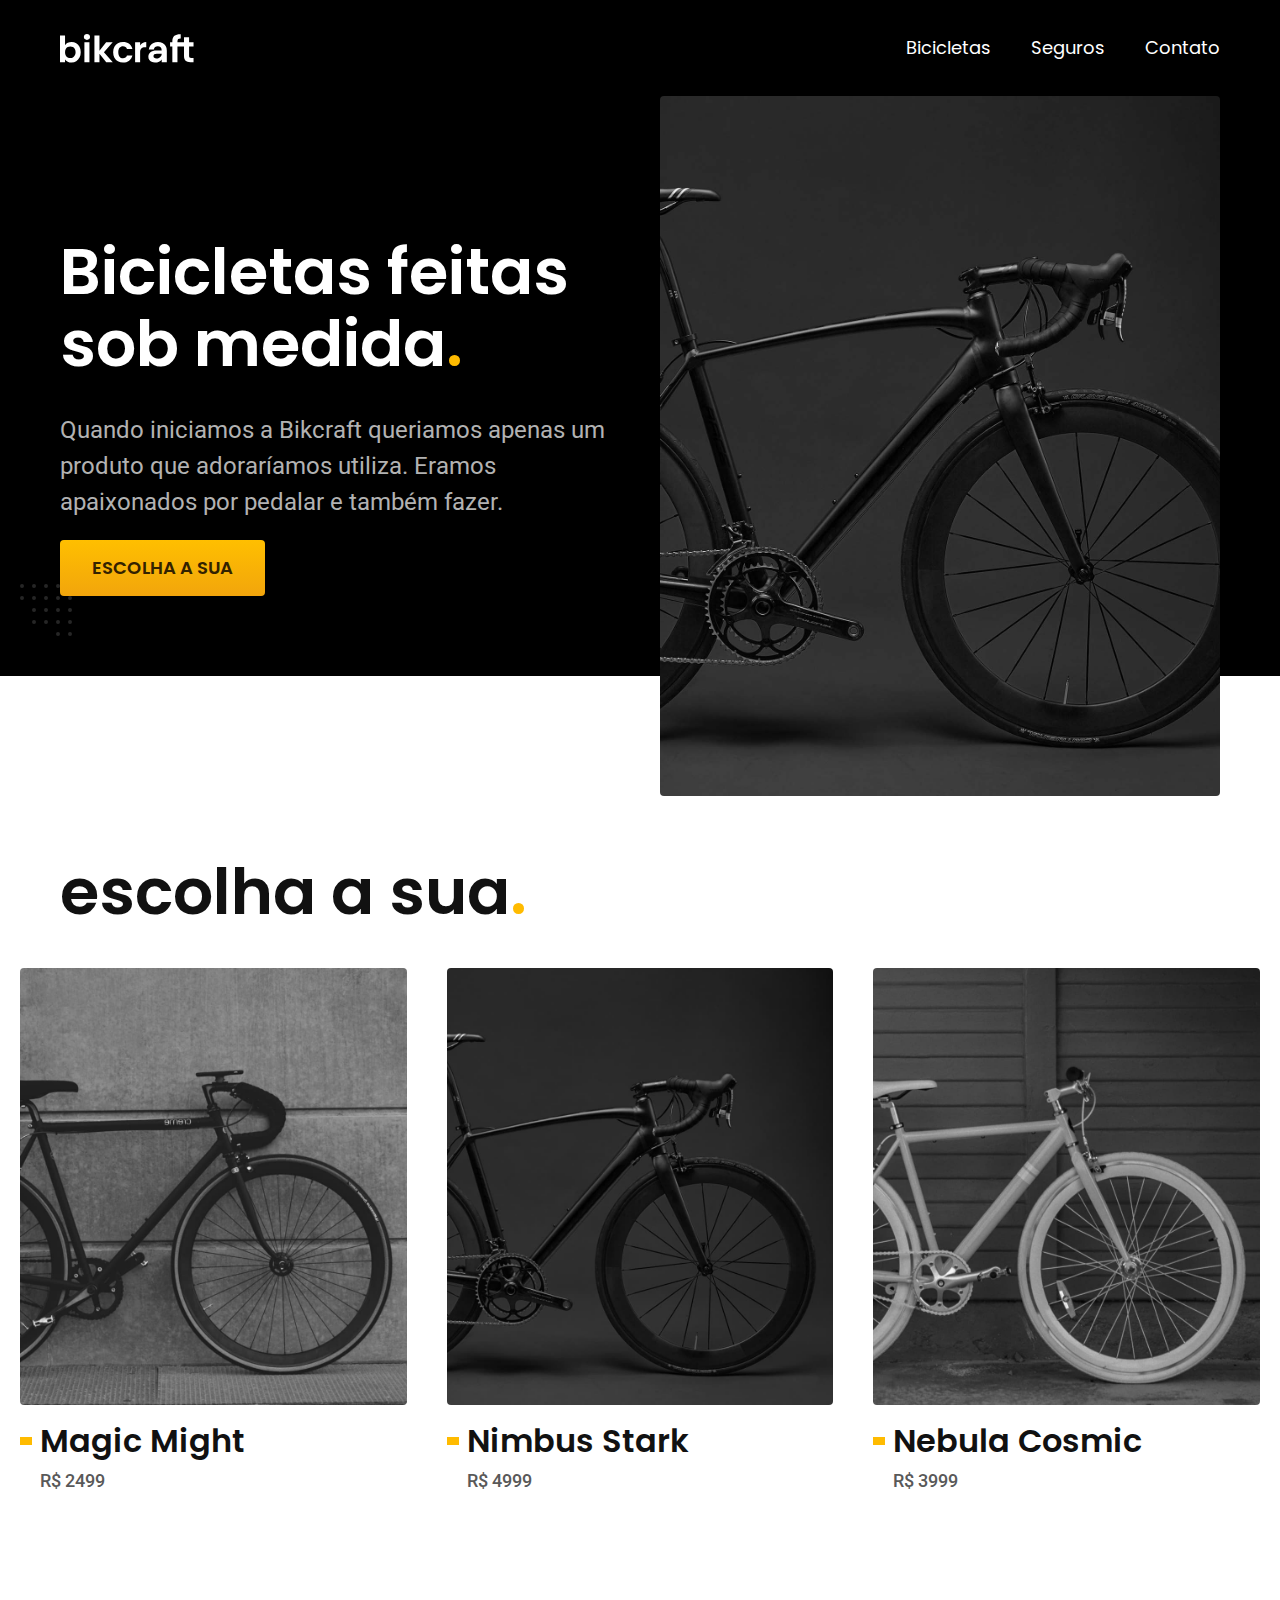
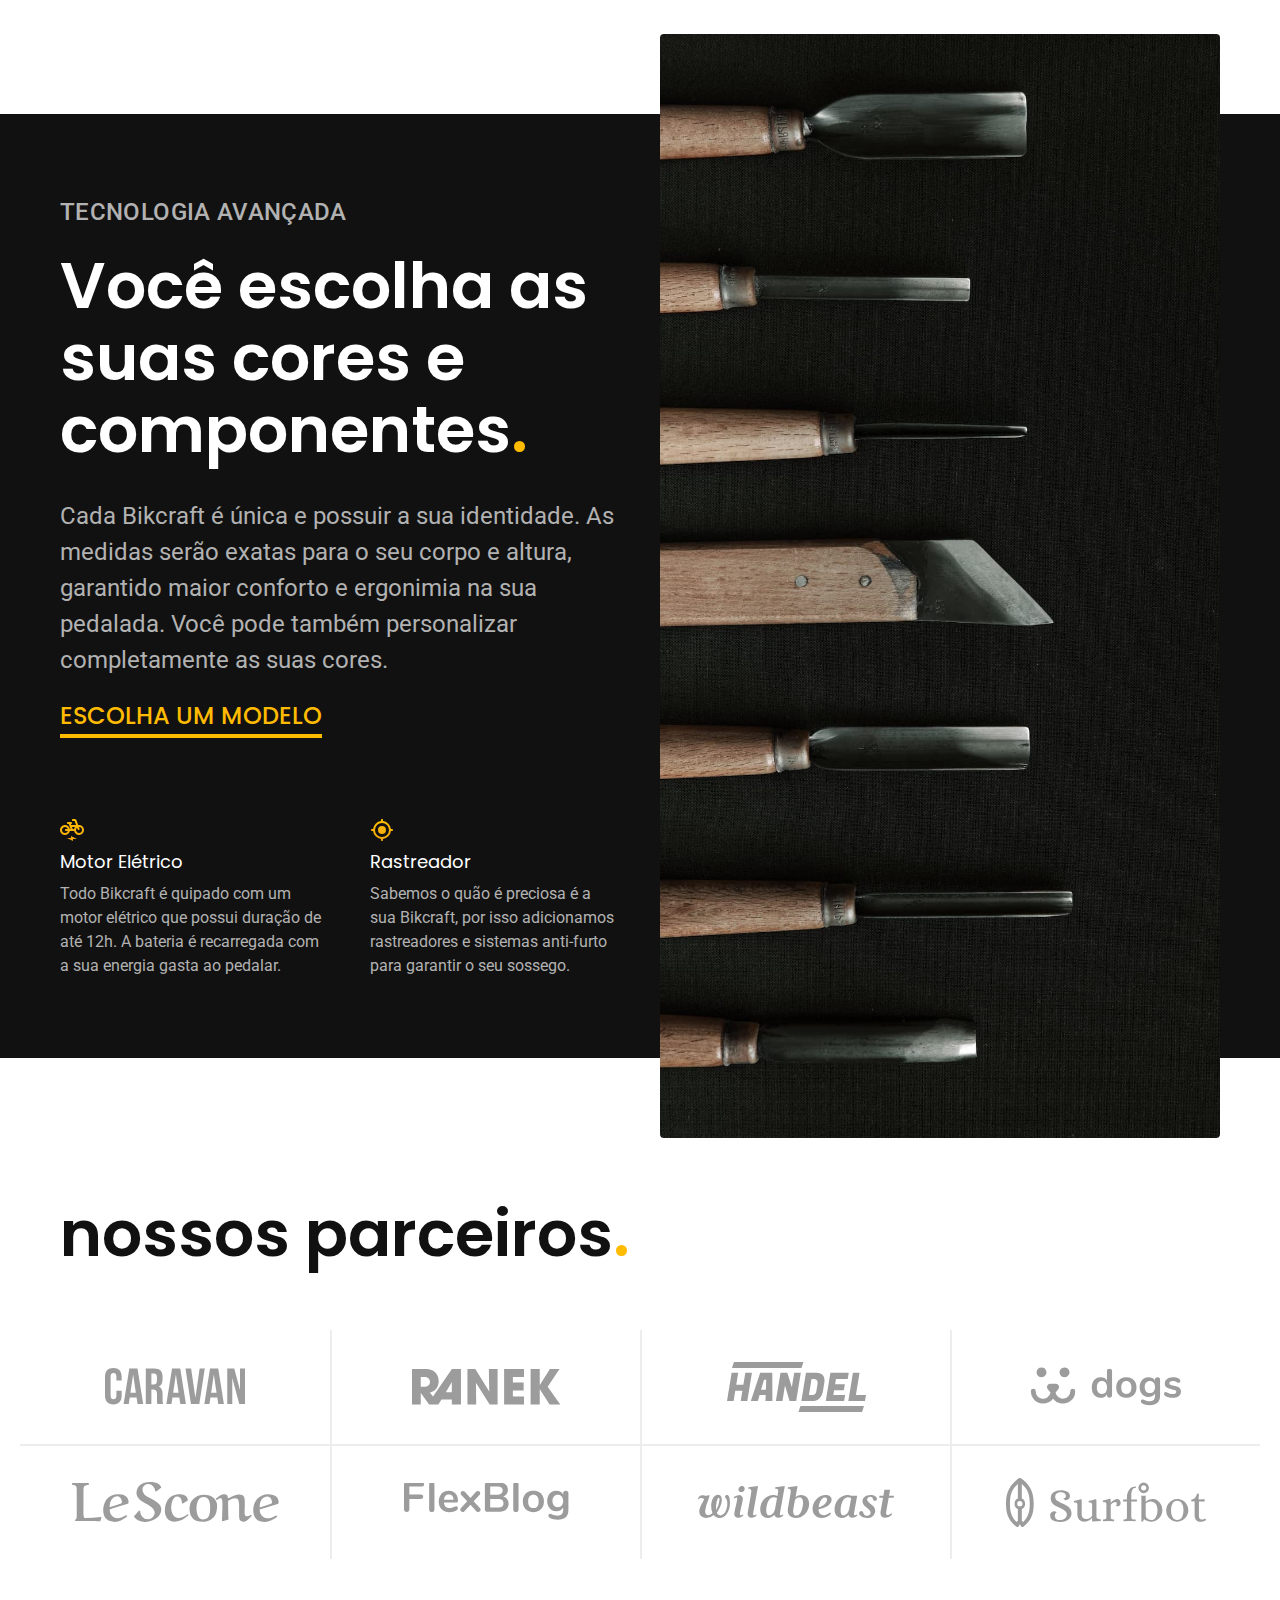
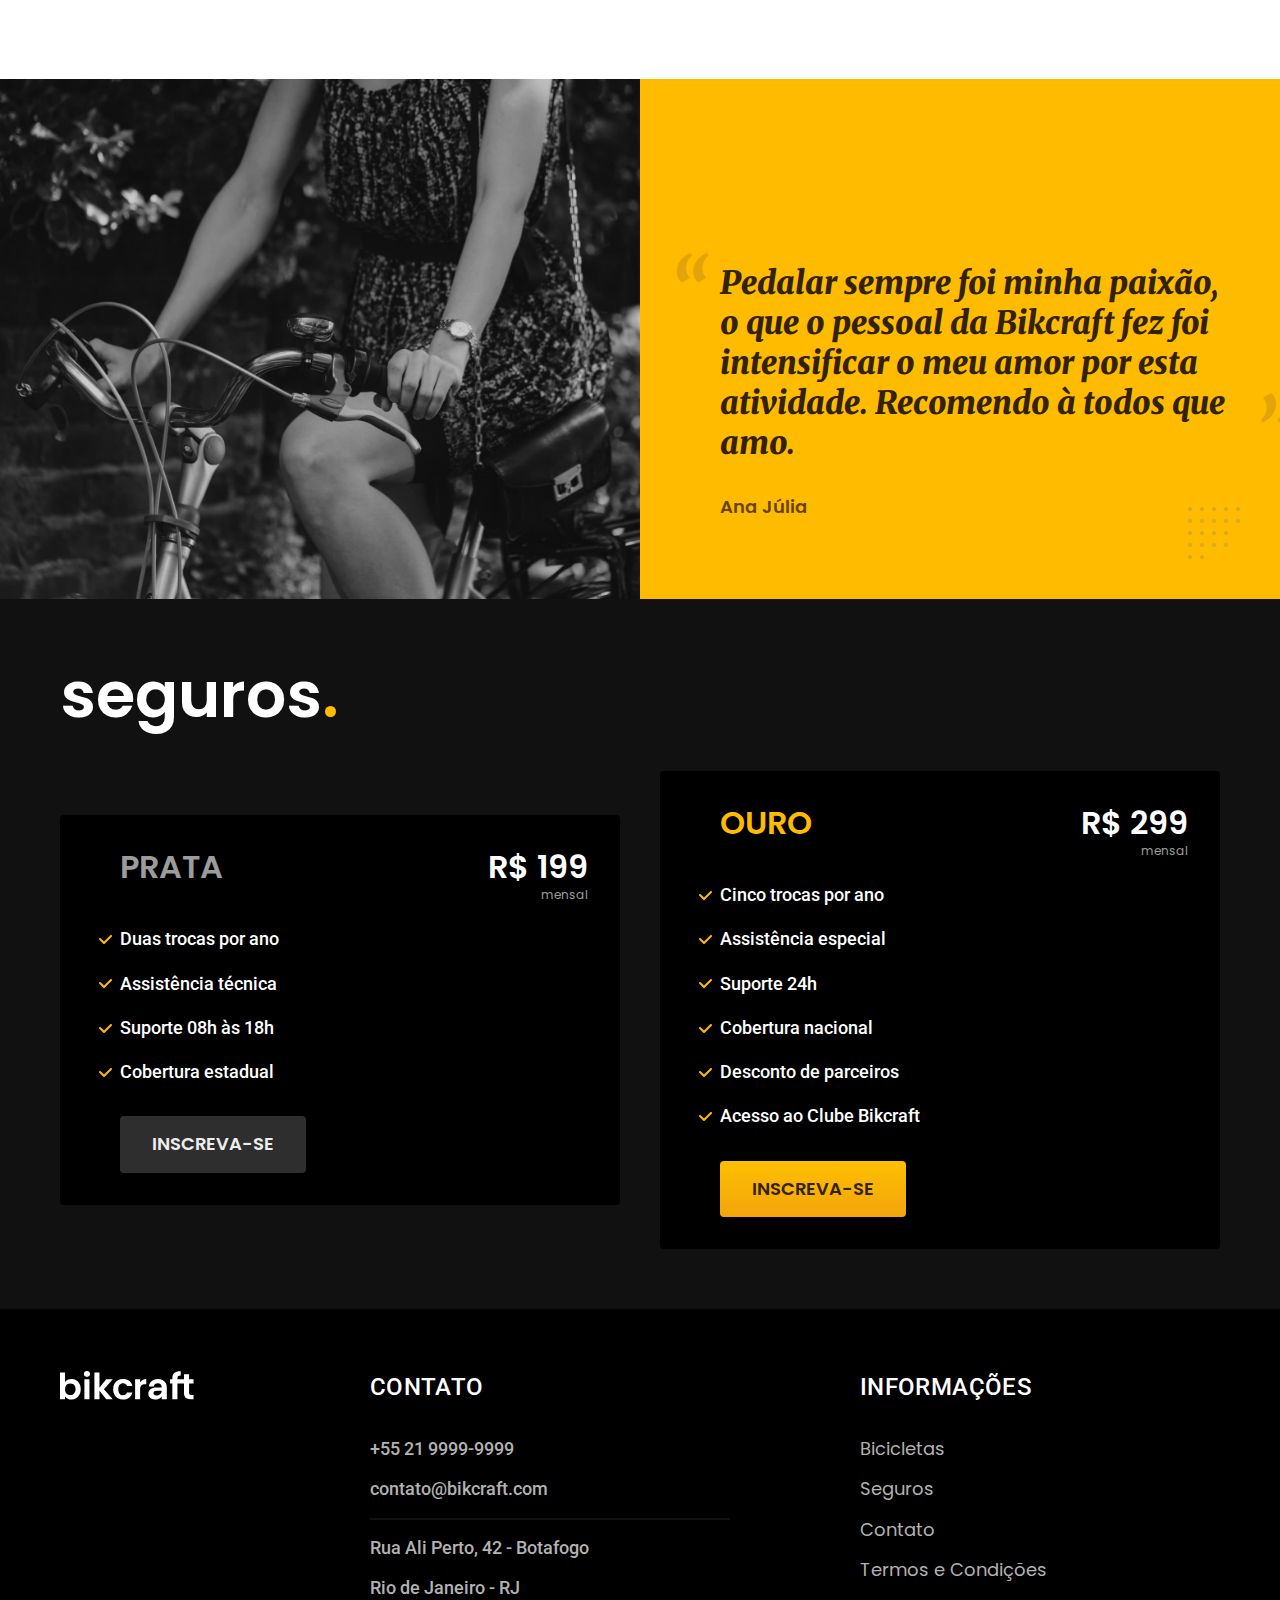
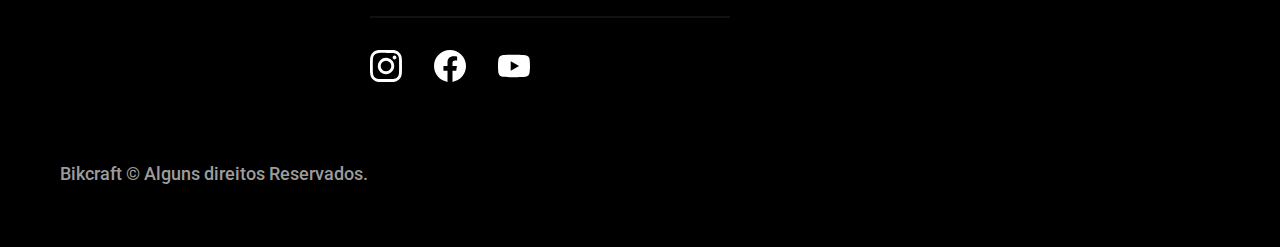
<file: index.html>
<!DOCTYPE html>
<html lang="pt-br">
  <head>
    <meta charset="UTF-8" />
    <meta name="viewport" content="width=device-width, initial-scale=1.0" />

    <title>Bikcraft - Bicicletas Elétricas</title>
    <meta
      name="description"
      content="Bicicletas elétricas de alta precisão e qualidade, feitas sob medida para o cliente. Explore o mundo na sua velocidade com a Bikcraft"
    />
    <link rel="icon" href="./favicon.svg" type="image/svg+xml" />
    <link rel="preload" href="./css/style.min.css" as="style" />
    <link rel="stylesheet" href="./css/style.min.css" />
    <script>
      document.documentElement.classList.add('js')
    </script>

    <link rel="preconnect" href="https://fonts.googleapis.com" />
    <link rel="preconnect" href="https://fonts.gstatic.com" crossorigin />
    <link
      href="https://fonts.googleapis.com/css2?family=Merriweather:ital,wght@1,900&family=Poppins:wght@400;600&family=Roboto:wght@400;500&display=swap"
      rel="stylesheet"
    />
  </head>

  <body>
    <header class="header-bg">
      <div class="header container">
        <a href="./"
          ><img src="./img/bikcraft.svg" width="136" height="32" alt="Bikcraft"
        /></a>
        <nav aria-label="primaria">
          <ul class="header-menu font-1-m cor-0">
            <li><a href="./bicicletas.html">Bicicletas</a></li>
            <li><a href="./seguros.html">Seguros</a></li>
            <li><a href="./contato.html">Contato</a></li>
          </ul>
        </nav>
      </div>
    </header>

    <main class="introducao-bg">
      <div class="introducao container">
        <div class="introducao-conteudo">
          <h1 class="font-1-xxl cor-0 fadeInDown" data-anime="200">
            Bicicletas feitas sob medida<span class="cor-p1">.</span>
          </h1>
          <p class="font-2-l cor-5 fadeInDown" data-anime="400">
            Quando iniciamos a Bikcraft queriamos apenas um produto que
            adoraríamos utiliza. Eramos apaixonados por pedalar e também fazer.
          </p>
          <a class="botao fadeInDown" data-anime="600" href="./bicicletas.html"
            >Escolha a sua</a
          >
        </div>
        <picture data-anime="800" class="fadeInDown">
          <source
            media="(max-width: 800px)"
            srcset="./img/bicicletas/nimbus.jpg"
          />
          <img
            src="./img/fotos/introducao.jpg"
            width="1280"
            height="1600"
            alt="Bicicleta elétrica preta."
          />
        </picture>
      </div>
    </main>

    <article class="bicicletas-lista">
      <h2 class="container font-1-xxl">
        escolha a sua<span class="cor-p1">.</span>
      </h2>

      <ul>
        <li>
          <a href="./bicicletas/magic.html">
            <img
              src="./img/bicicletas/magic-home.jpg"
              width="920"
              height="1040"
              alt="Bicicleta preta"
            />
            <h3 class="font-1-xl">Magic Might</h3>
            <span class="font-2-m cor-8">R$ 2499</span>
          </a>
        </li>
        <li>
          <a href="./bicicletas/nimbus.html">
            <img
              src="./img/bicicletas/nimbus-home.jpg"
              width="920"
              height="1040"
              alt="Bicicleta preta"
            />
            <h3 class="font-1-xl">Nimbus Stark</h3>
            <span class="font-2-m cor-8">R$ 4999</span>
          </a>
        </li>
        <li>
          <a href="./bicicletas/nebula.html">
            <img
              src="./img/bicicletas/nebula-home.jpg"
              width="920"
              height="1040"
              alt="Bicicleta branca"
            />
            <h3 class="font-1-xl">Nebula Cosmic</h3>
            <span class="font-2-m cor-8">R$ 3999</span>
          </a>
        </li>
      </ul>
    </article>

    <article class="tecnologia-bg">
      <div class="tecnologia container">
        <div class="tecnologia-conteudo">
          <span class="font-2-l-b cor-5">Tecnologia Avançada</span>
          <h2 class="font-1-xxl cor-0">
            Você escolha as suas cores e componentes<span class="cor-p1"
              >.</span
            >
          </h2>
          <p class="font-2-l cor-5">
            Cada Bikcraft é única e possuir a sua identidade. As medidas serão
            exatas para o seu corpo e altura, garantido maior conforto e
            ergonimia na sua pedalada. Você pode também personalizar
            completamente as suas cores.
          </p>
          <a class="link" href="./bicicletas">Escolha um modelo</a>
          <div class="tecnologia-vantagens">
            <div>
              <img
                src="./img/icones/eletrica.svg"
                width="24"
                height="24"
                alt=""
              />
              <h3 class="font-1-m cor-0">Motor Elétrico</h3>
              <p class="font-2-s cor-5">
                Todo Bikcraft é quipado com um motor elétrico que possui duração
                de até 12h. A bateria é recarregada com a sua energia gasta ao
                pedalar.
              </p>
            </div>
            <div>
              <img
                src="./img/icones/rastreador.svg"
                width="24"
                height="24"
                alt=""
              />
              <h3 class="font-1-m cor-0">Rastreador</h3>
              <p class="font-2-s cor-5">
                Sabemos o quão é preciosa é a sua Bikcraft, por isso adicionamos
                rastreadores e sistemas anti-furto para garantir o seu sossego.
              </p>
            </div>
          </div>
        </div>
        <div class="tecnologia-imagem">
          <img
            src="./img/fotos/tecnologia.jpg"
            width="1200"
            height="1920"
            alt=""
          />
        </div>
      </div>
    </article>

    <section class="parceiros" aria-label="Nossos Parceiros">
      <h2 class="container font-1-xxl">
        nossos parceiros<span class="cor-p1">.</span>
      </h2>
      <ul>
        <li>
          <img
            src="./img/parceiros/caravan.svg"
            width="140"
            height="38"
            alt="caravan"
          />
        </li>
        <li>
          <img
            src="./img/parceiros/ranek.svg"
            width="149"
            height="36"
            alt="ranek"
          />
        </li>
        <li>
          <img
            src="./img/parceiros/handel.svg"
            width="139"
            height="50"
            alt="handel"
          />
        </li>
        <li>
          <img
            src="./img/parceiros/dogs.svg"
            width="152"
            height="39"
            alt="dogs"
          />
        </li>
        <li>
          <img
            src="./img/parceiros/lescone.svg"
            width="208"
            height="41"
            alt="lescone"
          />
        </li>
        <li>
          <img
            src="./img/parceiros/flexblog.svg"
            width="165"
            height="38"
            alt="flexblog"
          />
        </li>
        <li>
          <img
            src="./img/parceiros/wildbeast.svg"
            width="196"
            height="34"
            alt="wildbeast"
          />
        </li>
        <li>
          <img
            src="./img/parceiros/surfbot.svg"
            width="200"
            height="49"
            alt="surfbot"
          />
        </li>
      </ul>
    </section>

    <section class="depoimento" aria-label="Depoimento">
      <div>
        <img
          src="./img/fotos/depoimento.jpg"
          width="1560"
          height="1360"
          alt="Pessoa pedalando"
        />
      </div>
      <div class="depoimento-conteudo">
        <blockquote class="font-1-xl cor-p5">
          <p>
            Pedalar sempre foi minha paixão, o que o pessoal da Bikcraft fez foi
            intensificar o meu amor por esta atividade. Recomendo à todos que
            amo.
          </p>
        </blockquote>
        <span class="font-1-m-b cor-p4">Ana Júlia</span>
      </div>
    </section>

    <article class="seguros-bg">
      <div class="seguros container">
        <h2 class="font-1-xxl cor-0">seguros<span class="cor-p1">.</span></h2>
        <div class="seguros-item">
          <h3 class="font-1-xl cor-6">PRATA</h3>
          <span class="font-1-xl cor-0"
            >R$ 199 <span class="font-1-xs cor-6">mensal</span></span
          >
          <ul class="font-2-m cor-0">
            <li>Duas trocas por ano</li>
            <li>Assistência técnica</li>
            <li>Suporte 08h às 18h</li>
            <li>Cobertura estadual</li>
          </ul>
          <a class="botao secundario" href="./orcamento.html">Inscreva-se</a>
        </div>
        <div class="seguros-item">
          <h3 class="font-1-xl cor-p1">OURO</h3>
          <span class="font-1-xl cor-0"
            >R$ 299 <span class="font-1-xs cor-6">mensal</span></span
          >
          <ul class="font-2-m cor-0">
            <li>Cinco trocas por ano</li>
            <li>Assistência especial</li>
            <li>Suporte 24h</li>
            <li>Cobertura nacional</li>
            <li>Desconto de parceiros</li>
            <li>Acesso ao Clube Bikcraft</li>
          </ul>
          <a class="botao" href="./orcamento.html">Inscreva-se</a>
        </div>
      </div>
    </article>

    <footer class="footer-bg">
      <div class="footer container">
        <img src="./img/bikcraft.svg" width="136" height="32" alt="Bikcraft" />
        <div class="footer-contato">
          <h3 class="font-2-l-b cor-0">Contato</h3>
          <ul class="font-2-m cor-5">
            <li><a href="tel:+552199999999">+55 21 9999-9999</a></li>
            <li>
              <a href="mailto:contato@bikcraft.com">contato@bikcraft.com</a>
            </li>
            <li>Rua Ali Perto, 42 - Botafogo</li>
            <li>Rio de Janeiro - RJ</li>
          </ul>
          <div class="footer-redes">
            <a href=""
              ><img
                src="./img/redes/instagram.svg"
                width="32"
                height="32"
                alt="Instragram"
            /></a>
            <a href=""
              ><img
                src="./img/redes/facebook.svg"
                width="32"
                height="32"
                alt="Facebook"
            /></a>
            <a href=""
              ><img
                src="./img/redes/youtube.svg"
                width="32"
                height="32"
                alt="Youtube"
            /></a>
          </div>
        </div>
        <div class="footer-informacoes">
          <h3 class="font-2-l-b cor-0">Informações</h3>
          <nav>
            <ul class="font-1-m cor-5">
              <li><a href="./bicicletas.html">Bicicletas</a></li>
              <li><a href="./seguros.html">Seguros</a></li>
              <li><a href="./contato.html">Contato</a></li>
              <li><a href="./termos.html">Termos e Condições</a></li>
            </ul>
          </nav>
        </div>
        <p class="footer-copy font-2-m cor-6">
          Bikcraft © Alguns direitos Reservados.
        </p>
      </div>
    </footer>
    <script src="./js/plugins/simple-anime.js"></script>
    <script src="./js/script.js"></script>
  </body>
</html>
</file>
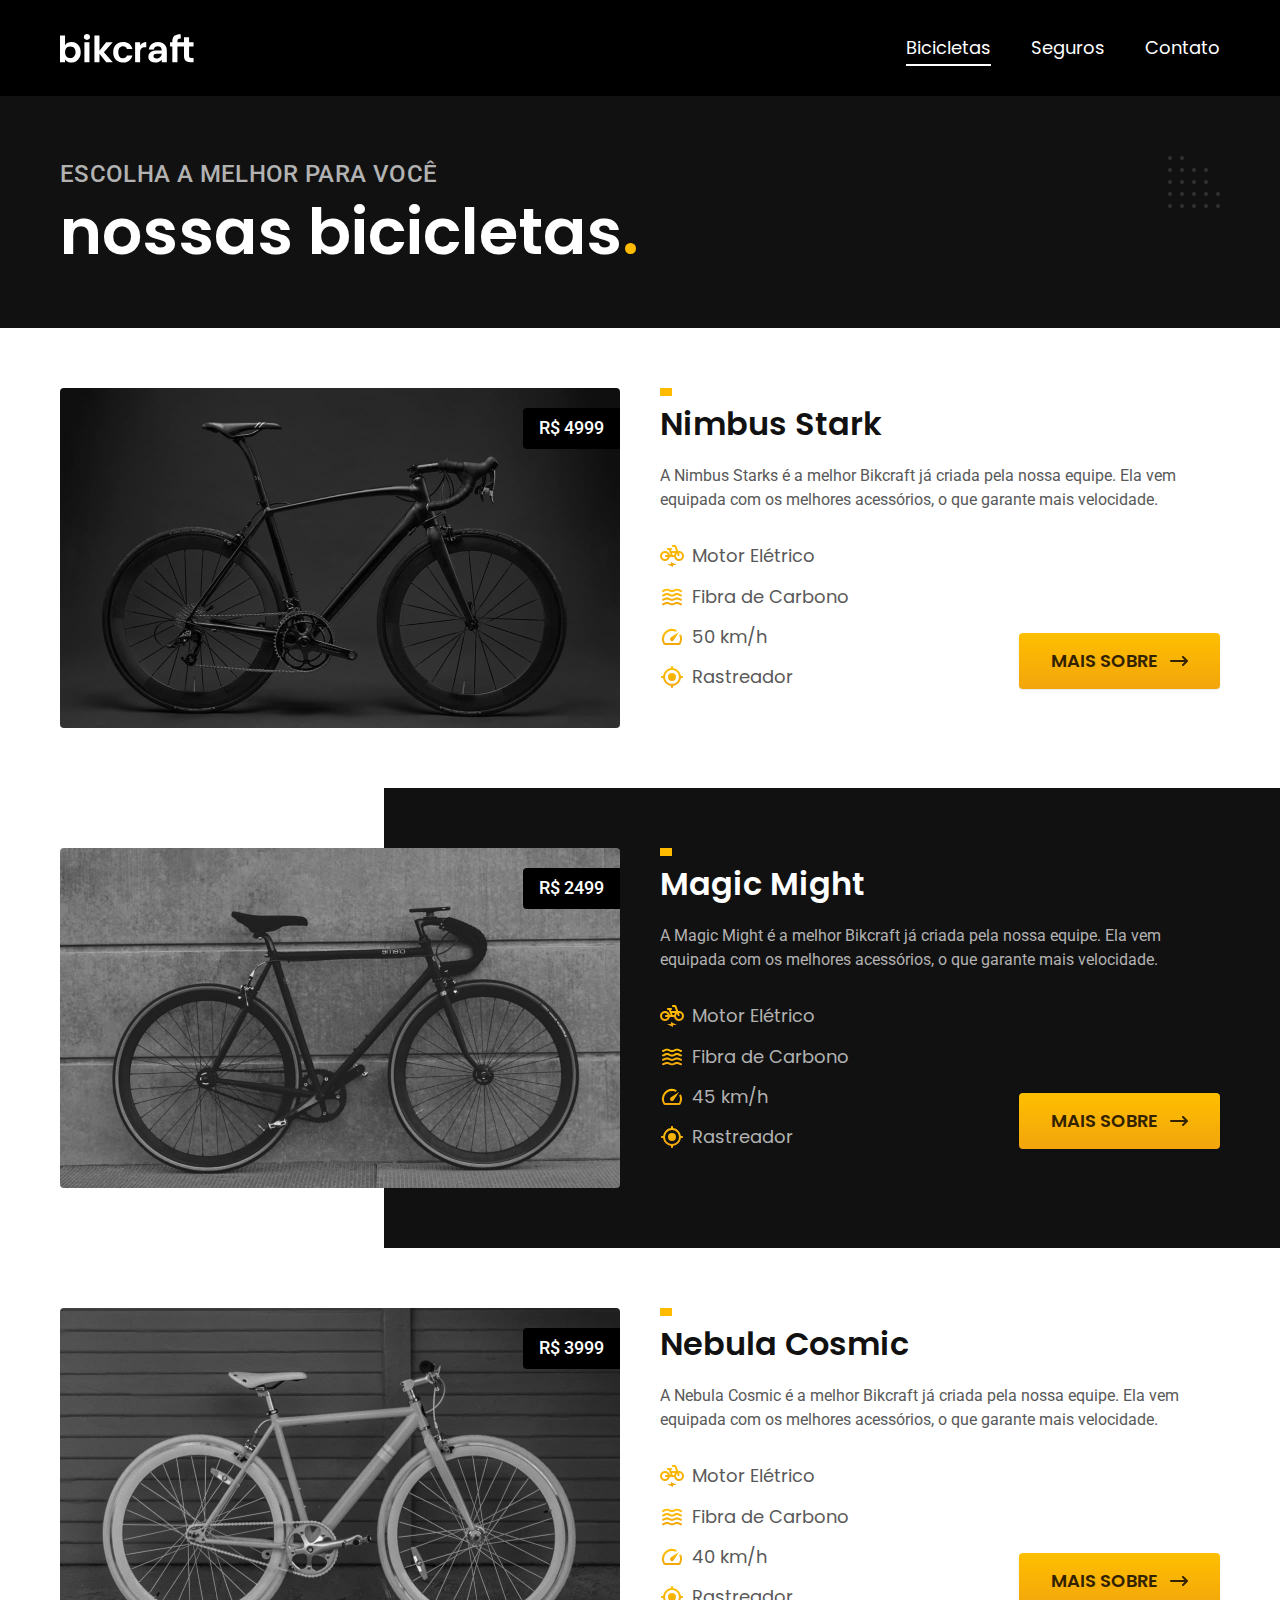
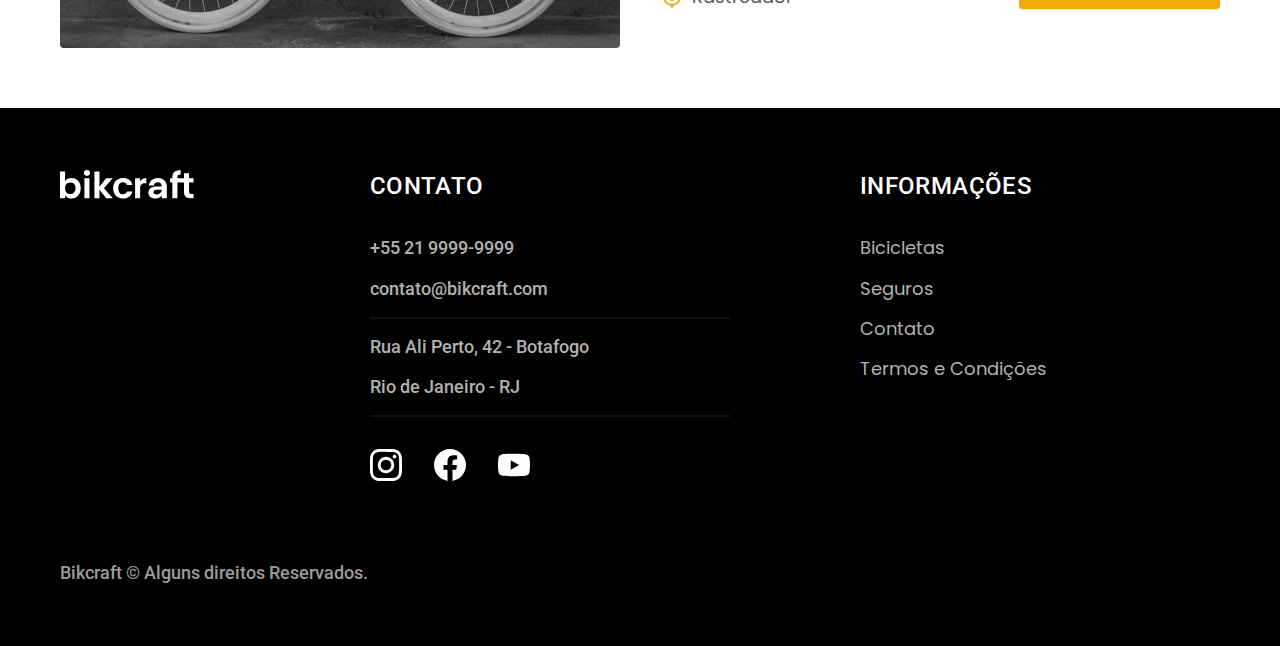
<file: bicicletas.html>
<!DOCTYPE html>
<html lang="pt-br">
  <head>
    <meta charset="UTF-8" />
    <meta name="viewport" content="width=device-width, initial-scale=1.0" />

    <title>Bicicletas | Bikcraft</title>
    <meta name="description" content="Termos e Condições" />
    <link rel="icon" href="./favicon.svg" type="image/svg+xml" />
    <link rel="preload" href="./css/style.min.css" as="style" />
    <link rel="stylesheet" href="./css/style.min.css" />

    <script>
      document.documentElement.classList.add('js')
    </script>
    <link rel="preconnect" href="https://fonts.googleapis.com" />
    <link rel="preconnect" href="https://fonts.gstatic.com" crossorigin />
    <link
      href="https://fonts.googleapis.com/css2?family=Merriweather:ital,wght@1,900&family=Poppins:wght@400;600&family=Roboto:wght@400;500&display=swap"
      rel="stylesheet"
    />
  </head>

  <body id="bicicletas">
    <header class="header-bg">
      <div class="header container">
        <a href="./"
          ><img src="./img/bikcraft.svg" width="136" height="32" alt="Bikcraft"
        /></a>
        <nav aria-label="primaria">
          <ul class="header-menu font-1-m cor-0">
            <li><a href="./bicicletas.html">Bicicletas</a></li>
            <li><a href="./seguros.html">Seguros</a></li>
            <li><a href="./contato.html">Contato</a></li>
          </ul>
        </nav>
      </div>
    </header>

    <main>
      <div class="titulo-bg">
        <div class="titulo container">
          <p class="font-2-l-b cor-5">Escolha a melhor para você</p>
          <h1 class="font-1-xxl cor-0">
            nossas bicicletas<span class="cor-p1">.</span>
          </h1>
        </div>
      </div>

      <div class="bicicletas container">
        <div class="bicicletas-imagem">
          <img
            src="./img/bicicletas/nimbus.jpg"
            width="1120"
            height="680"
            alt="Bicicleta preta"
          />
          <span class="font-2-m cor-0">R$ 4999</span>
        </div>
        <div class="bicicletas-conteudo">
          <h2 class="font-1-xl">Nimbus Stark</h2>
          <p class="font-2-s cor-8">
            A Nimbus Starks é a melhor Bikcraft já criada pela nossa equipe. Ela
            vem equipada com os melhores acessórios, o que garante mais
            velocidade.
          </p>
          <ul class="font-1-m cor-8">
            <li>
              <img
                src="./img/icones/eletrica.svg"
                width="32"
                height="32"
                alt=""
              />Motor Elétrico
            </li>
            <li>
              <img
                src="./img/icones/carbono.svg"
                width="32"
                height="32"
                alt=""
              />Fibra de Carbono
            </li>
            <li>
              <img
                src="./img/icones/velocidade.svg"
                width="32"
                height="32"
                alt=""
              />50 km/h
            </li>
            <li>
              <img
                src="./img/icones/rastreador.svg"
                width="32"
                height="32"
                alt=""
              />Rastreador
            </li>
          </ul>
          <a class="botao seta" href="./bicicletas/nimbus.html">Mais Sobre</a>
        </div>
      </div>

      <div class="bicicletas-bg">
        <div class="bicicletas container">
          <div class="bicicletas-imagem">
            <img
              src="./img/bicicletas/magic.jpg"
              width="1120"
              height="680"
              alt="Bicicleta cinza"
            />
            <span class="font-2-m cor-0">R$ 2499</span>
          </div>
          <div class="bicicletas-conteudo">
            <h2 class="font-1-xl cor-0">Magic Might</h2>
            <p class="font-2-s cor-5">
              A Magic Might é a melhor Bikcraft já criada pela nossa equipe. Ela
              vem equipada com os melhores acessórios, o que garante mais
              velocidade.
            </p>
            <ul class="font-1-m cor-5">
              <li>
                <img
                  src="./img/icones/eletrica.svg"
                  width="32"
                  height="32"
                  alt=""
                />Motor Elétrico
              </li>
              <li>
                <img
                  src="./img/icones/carbono.svg"
                  width="32"
                  height="32"
                  alt=""
                />Fibra de Carbono
              </li>
              <li>
                <img
                  src="./img/icones/velocidade.svg"
                  width="32"
                  height="32"
                  alt=""
                />45 km/h
              </li>
              <li>
                <img
                  src="./img/icones/rastreador.svg"
                  width="32"
                  height="32"
                  alt=""
                />Rastreador
              </li>
            </ul>
            <a class="botao seta" href="./bicicletas/magic.html">Mais Sobre</a>
          </div>
        </div>
      </div>
      <div class="bicicletas container">
        <div class="bicicletas-imagem">
          <img
            src="./img/bicicletas/nebula.jpg"
            width="1120"
            height="680"
            alt="Bicicleta branca"
          />
          <span class="font-2-m cor-0">R$ 3999</span>
        </div>
        <div class="bicicletas-conteudo">
          <h2 class="font-1-xl">Nebula Cosmic</h2>
          <p class="font-2-s cor-8">
            A Nebula Cosmic é a melhor Bikcraft já criada pela nossa equipe. Ela
            vem equipada com os melhores acessórios, o que garante mais
            velocidade.
          </p>
          <ul class="font-1-m cor-8">
            <li>
              <img
                src="./img/icones/eletrica.svg"
                width="32"
                height="32"
                alt=""
              />Motor Elétrico
            </li>
            <li>
              <img
                src="./img/icones/carbono.svg"
                width="32"
                height="32"
                alt=""
              />Fibra de Carbono
            </li>
            <li>
              <img
                src="./img/icones/velocidade.svg"
                width="32"
                height="32"
                alt=""
              />40 km/h
            </li>
            <li>
              <img
                src="./img/icones/rastreador.svg"
                width="32"
                height="32"
                alt=""
              />Rastreador
            </li>
          </ul>
          <a class="botao seta" href="./bicicletas/nebula.html">Mais Sobre</a>
        </div>
      </div>
    </main>

    <footer class="footer-bg">
      <div class="footer container">
        <img src="./img/bikcraft.svg" width="136" height="32" alt="Bikcraft" />
        <div class="footer-contato">
          <h3 class="font-2-l-b cor-0">Contato</h3>
          <ul class="font-2-m cor-5">
            <li><a href="tel:+552199999999">+55 21 9999-9999</a></li>
            <li>
              <a href="mailto:contato@bikcraft.com">contato@bikcraft.com</a>
            </li>
            <li>Rua Ali Perto, 42 - Botafogo</li>
            <li>Rio de Janeiro - RJ</li>
          </ul>
          <div class="footer-redes">
            <a href=""
              ><img
                src="./img/redes/instagram.svg"
                width="32"
                height="32"
                alt="Instragram"
            /></a>
            <a href=""
              ><img
                src="./img/redes/facebook.svg"
                width="32"
                height="32"
                alt="Facebook"
            /></a>
            <a href=""
              ><img
                src="./img/redes/youtube.svg"
                width="32"
                height="32"
                alt="Youtube"
            /></a>
          </div>
        </div>
        <div class="footer-informacoes">
          <h3 class="font-2-l-b cor-0">Informações</h3>
          <nav>
            <ul class="font-1-m cor-5">
              <li><a href="./bicicletas.html">Bicicletas</a></li>
              <li><a href="./seguros.html">Seguros</a></li>
              <li><a href="./contato.html">Contato</a></li>
              <li><a href="./termos.html">Termos e Condições</a></li>
            </ul>
          </nav>
        </div>
        <p class="footer-copy font-2-m cor-6">
          Bikcraft © Alguns direitos Reservados.
        </p>
      </div>
    </footer>
    <script src="./js/script.js"></script>
  </body>
</html>
</file>
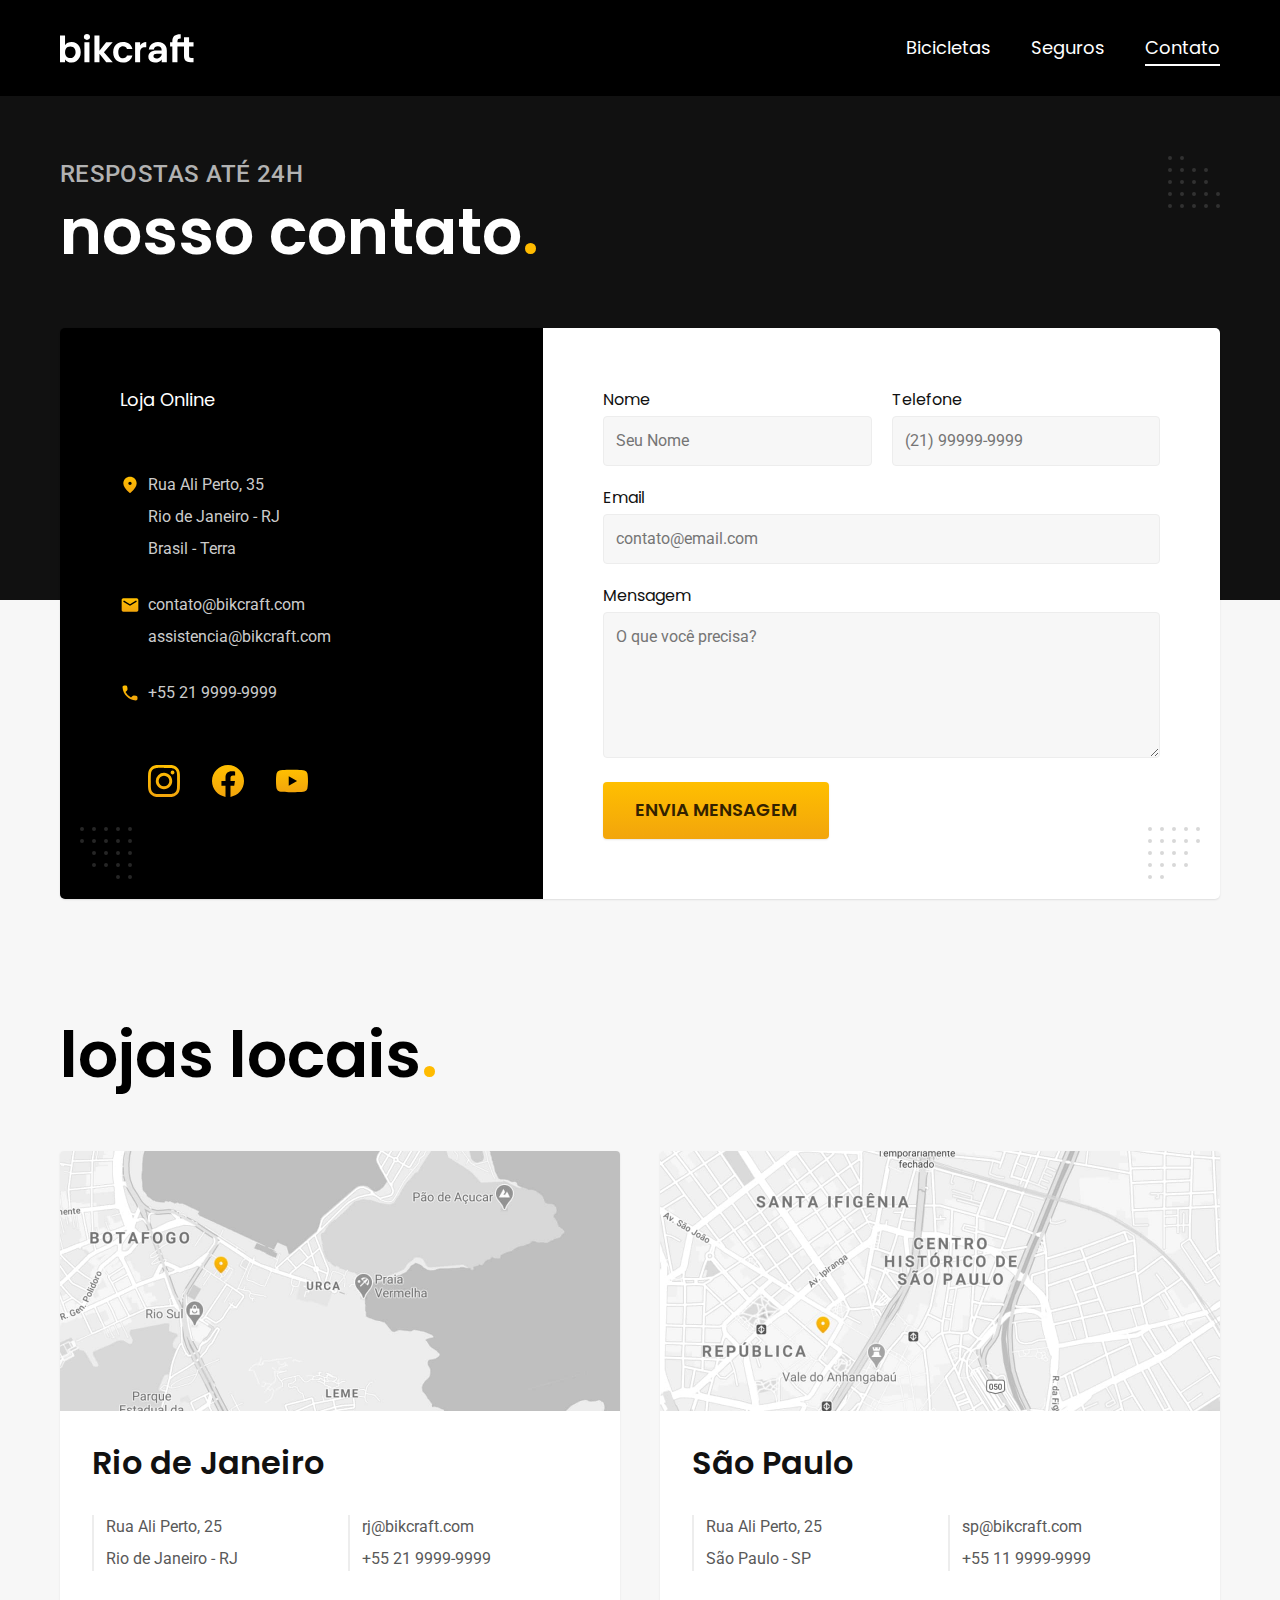
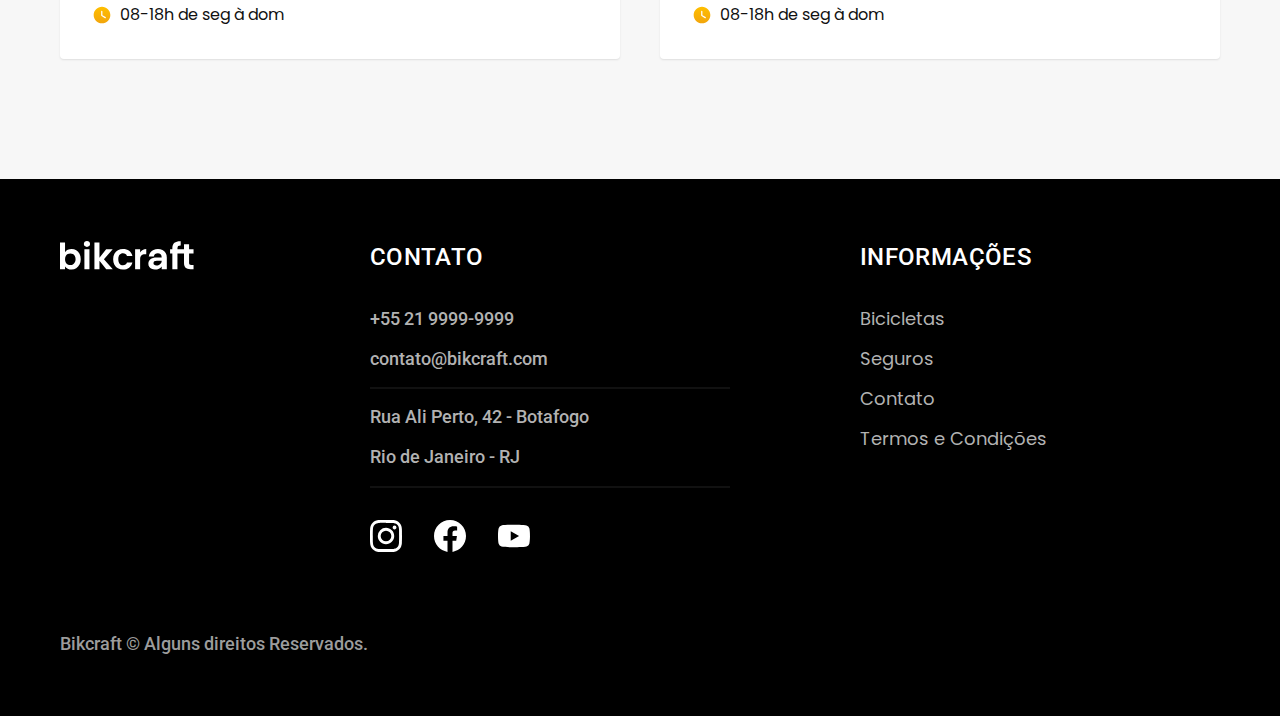
<file: contato.html>
<!DOCTYPE html>
<html lang="pt-br">
  <head>
    <meta charset="UTF-8" />
    <meta name="viewport" content="width=device-width, initial-scale=1.0" />

    <title>Contato | Bikcraft</title>
    <meta name="description" content="Contato" />
    <link rel="icon" href="./favicon.svg" type="image/svg+xml" />
    <link rel="preload" href="./css/style.min.css" as="style" />
    <link rel="stylesheet" href="./css/style.min.css" />

    <script>
      document.documentElement.classList.add('js')
    </script>
    <link rel="preconnect" href="https://fonts.googleapis.com" />
    <link rel="preconnect" href="https://fonts.gstatic.com" crossorigin />
    <link
      href="https://fonts.googleapis.com/css2?family=Merriweather:ital,wght@1,900&family=Poppins:wght@400;600&family=Roboto:wght@400;500&display=swap"
      rel="stylesheet"
    />
  </head>

  <body id="contato">
    <header class="header-bg">
      <div class="header container">
        <a href="./"><img src="./img/bikcraft.svg" width="136"
          height="32" alt="Bikcraft" /></a>
        <nav aria-label="primaria">
          <ul class="header-menu font-1-m cor-0">
            <li><a href="./bicicletas.html">Bicicletas</a></li>
            <li><a href="./seguros.html">Seguros</a></li>
            <li><a href="./contato.html">Contato</a></li>
          </ul>
        </nav>
      </div>
    </header>

    <main>
      <div class="titulo-bg">
        <div class="titulo container">
          <p class="font-2-l-b cor-5">Respostas até 24h</p>
          <h1 class="font-1-xxl cor-0">
            nosso contato<span class="cor-p1">.</span>
          </h1>
        </div>
      </div>
      <div class="contato container">
        <section class="contato-dados" aria-label="Endereço">
          <h2 class="font-1-m cor-0">Loja Online</h2>
          <div class="contato-endereco font-2-s cor-4">
            <p>Rua Ali Perto, 35</p>
            <p>Rio de Janeiro - RJ</p>
            <p>Brasil - Terra</p>
          </div>
          <address class="contato-meios font-2-s cor-4">
            <a href="mailto:contato@bikcraft.com"
              >contato@bikcraft.com</a
            >
            <a href="mailto:assistencia@bikcraft.com"
              >assistencia@bikcraft.com</a
            >
            <a href="tel:+552199999999">+55 21 9999-9999</a>
          </address>
          <div class="contato-redes">
            <a href=""
              ><img src="./img/redes/instagram-p.svg" width="32"
              height="32" alt="Instragram"
            /></a>
            <a href=""
              ><img src="./img/redes/facebook-p.svg" width="32"
              height="32" alt="Facebook"
            /></a>
            <a href=""><img src="./img/redes/youtube-p.svg" width="32"
              height="32" alt="Youtube" /></a>
          </div>
        </section>
        <section class="contato-formulario" aria-label="Formulário">
          <form class="form" action="./contato.html">
            <div>
              <label for="nome">Nome</label>
              <input type="text" name="nome" id="nome" placeholder="Seu Nome" />
            </div>
            <div>
              <label for="telefone">Telefone</label>
              <input
                type="text"
                name="telefone"
                id="telefone"
                placeholder="(21) 99999-9999"
              />
            </div>
            <div class="col-2">
              <label for="email">Email</label>
              <input
                type="text"
                name="email"
                id="email"
                placeholder="contato@email.com"
              />
            </div>
            <div class="col-2">
              <label for="mensagem">Mensagem</label>
              <textarea
                rows="5"
                name="mensagem"
                id="mensagem"
                placeholder="O que você precisa?"
              ></textarea>
            </div>
            <button class="botao col-2">Envia mensagem</button>
        </section>
      </div>
    </main>

    <article class="lojas container">
      <h2 class="font-1-xxl cor-12">
        lojas locais<span class="cor-p1">.</span>
      </h2>
      <div class="lojas-item">
        <img src="./img/lojas/rj.jpg" width="1120"
        height="520" alt="mapa marcando o Endereço">
        <div class="lojas-conteudo">
          <h3 class="font-1-xl">Rio de Janeiro</h3>
          <div class="lojas-dados font-2-s cor-8">
            <p>Rua Ali Perto, 25</p>
            <p>Rio de Janeiro - RJ</p>
          </div>
          <div class="lojas-dados font-2-s cor-8">
            <a href="mailto:rj@bikcraft.com">rj@bikcraft.com</a>
            <a href="tel:+552199999999">+55 21 9999-9999</a>
          </div>
            <p class="lojas-tempo font-1-s"><img src="./img/icones/horario.svg" width="20"
              height="20" alt=""> 08-18h de seg à dom</p>
        </div>
      </div>

      <div class="lojas-item">
        <img src="./img/lojas/sp.jpg" width="1120"
        height="520" alt="mapa marcando o Endereço">
        <div class="lojas-conteudo">
          <h3 class="font-1-xl">São Paulo</h3>
        <div class="lojas-dados font-2-s cor-8">
          <p>Rua Ali Perto, 25</p>
          <p>São Paulo - SP</p>
        </div>
          <div class="lojas-dados font-2-s cor-8">
            <a href="mailto:sp@bikcraft.com">sp@bikcraft.com</a>
            <a href="tel:+551199999999">+55 11 9999-9999</a>
          </div>
            <p class="lojas-tempo font-1-s"><img src="./img/icones/horario.svg" width="20"
              height="20" alt=""> 08-18h de seg à dom</p>
        </div>
      </div>
    </article>
    
    <footer class="footer-bg">
      <div class="footer container">
        <img src="./img/bikcraft.svg" width="136"
        height="32" alt="Bikcraft" />
        <div class="footer-contato">
          <h3 class="font-2-l-b cor-0">Contato</h3>
          <ul class="font-2-m cor-5">
            <li><a href="tel:+552199999999">+55 21 9999-9999</a></li>
            <li>
              <a href="mailto:contato@bikcraft.com">contato@bikcraft.com</a>
            </li>
            <li>Rua Ali Perto, 42 - Botafogo</li>
            <li>Rio de Janeiro - RJ</li>
          </ul>
          <div class="footer-redes">
            <a href=""
              ><img src="./img/redes/instagram.svg" width="32"
              height="32" alt="Instragram"
            /></a>
            <a href=""><img src="./img/redes/facebook.svg" width="32"
              height="32" alt="Facebook" /></a>
            <a href=""><img src="./img/redes/youtube.svg" width="32"
              height="32" alt="Youtube" /></a>
          </div>
        </div>
        <div class="footer-informacoes">
          <h3 class="font-2-l-b cor-0">Informações</h3>
          <nav>
            <ul class="font-1-m cor-5">
              <li><a href="./bicicletas.html">Bicicletas</a></li>
              <li><a href="./seguros.html">Seguros</a></li>
              <li><a href="./contato.html">Contato</a></li>
              <li><a href="./termos.html">Termos e Condições</a></li>
            </ul>
          </nav>
        </div>
        <p class="footer-copy font-2-m cor-6">
          Bikcraft © Alguns direitos Reservados.
        </p>
      </div>
    </footer>
    <script src="./js/script.js"></script>
  </body>
</html>
</file>
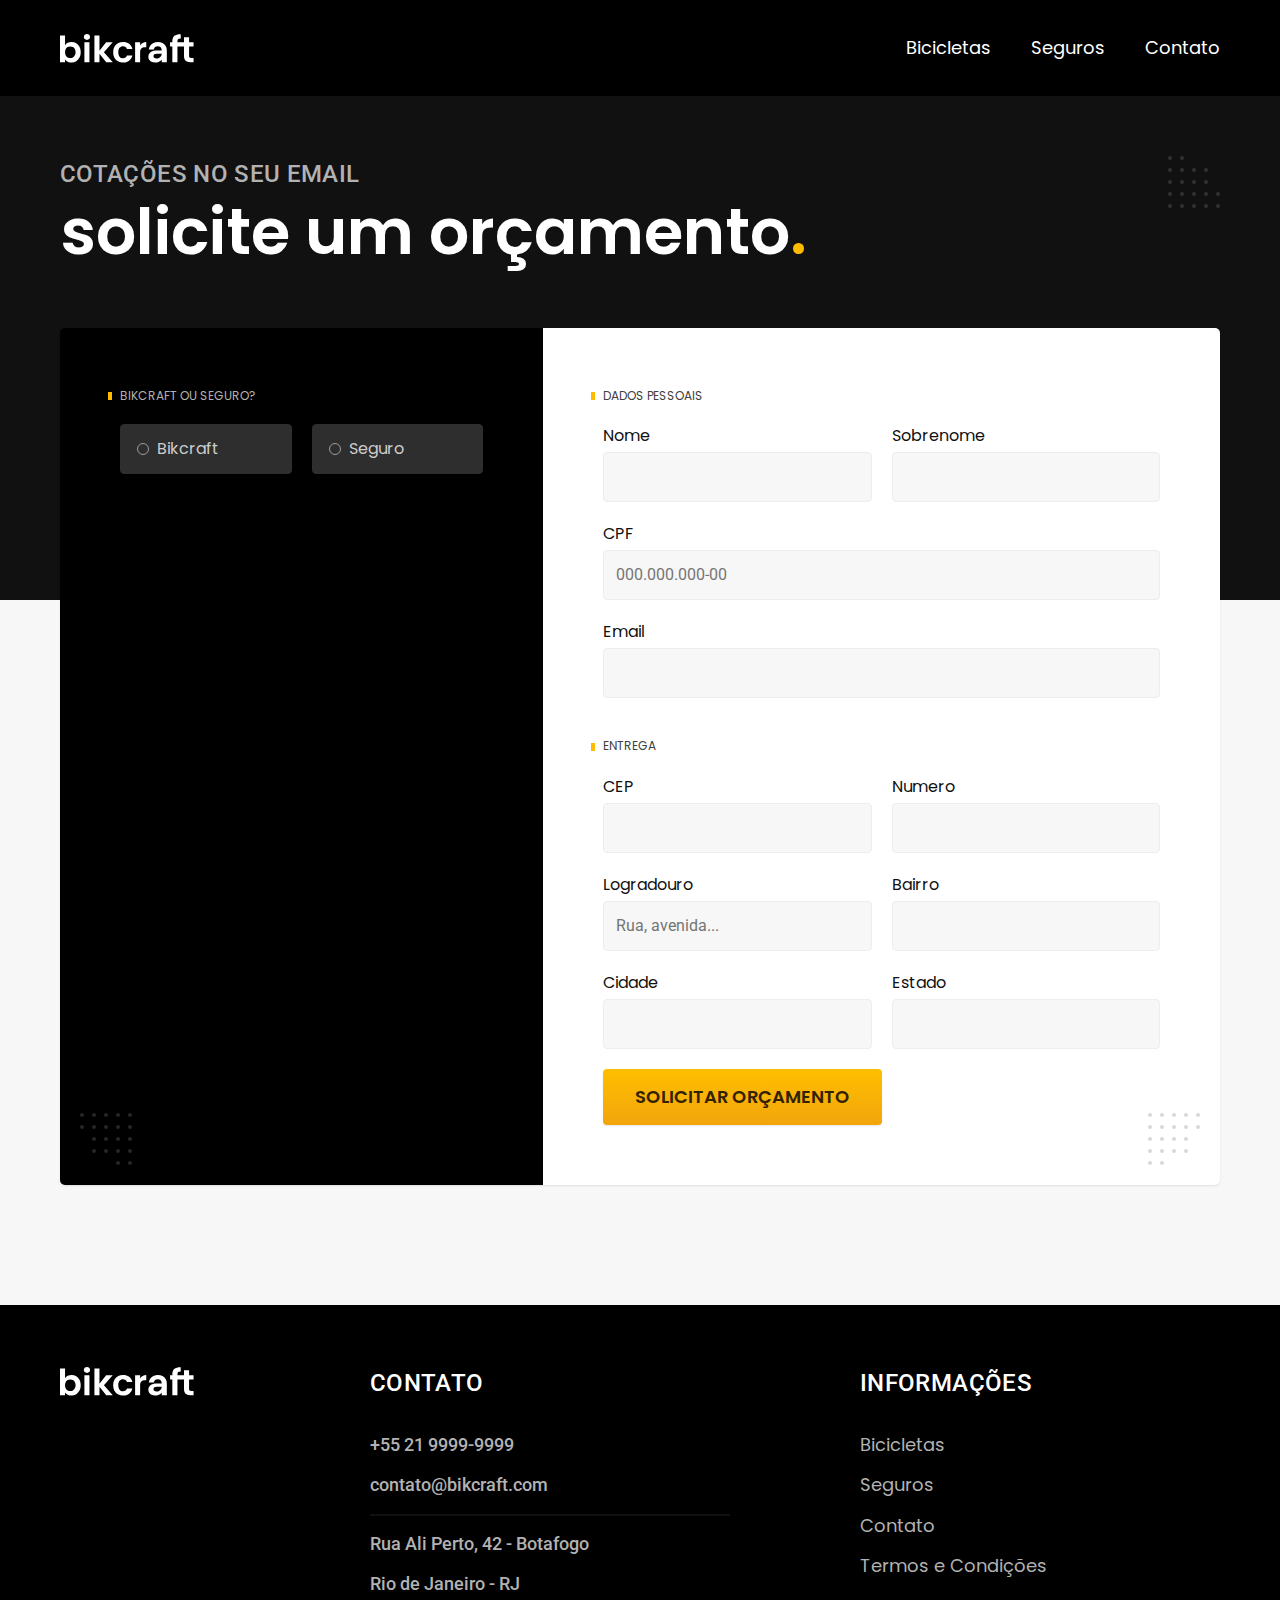
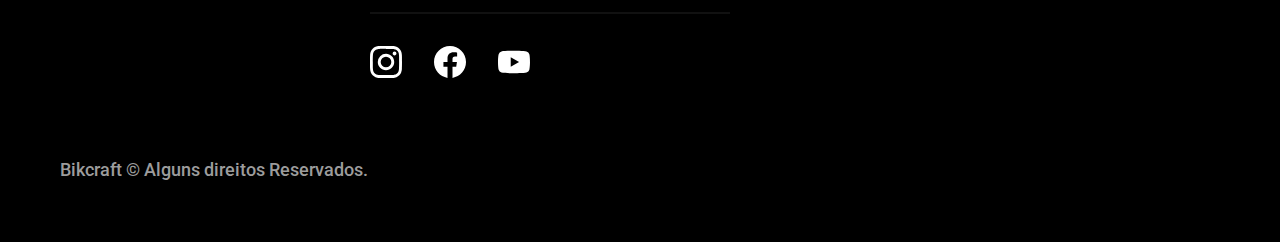
<file: orcamento.html>
<!DOCTYPE html>
<html lang="pt-br">
  <head>
    <meta charset="UTF-8" />
    <meta name="viewport" content="width=device-width, initial-scale=1.0" />

    <title>Orçamento | Bikcraft</title>
    <meta name="description" content="Orçamento" />
    <link rel="icon" href="./favicon.svg" type="image/svg+xml" />
    <link rel="preload" href="./css/style.min.css" as="style" />
    <link rel="stylesheet" href="./css/style.min.css" />

    <script>
      document.documentElement.classList.add('js')
    </script>
    <link rel="preconnect" href="https://fonts.googleapis.com" />
    <link rel="preconnect" href="https://fonts.gstatic.com" crossorigin />
    <link
      href="https://fonts.googleapis.com/css2?family=Merriweather:ital,wght@1,900&family=Poppins:wght@400;600&family=Roboto:wght@400;500&display=swap"
      rel="stylesheet"
    />
  </head>

  <body id="orcamento">
    <header class="header-bg">
      <div class="header container">
        <a href="./"
          ><img src="./img/bikcraft.svg" width="136" height="32" alt="Bikcraft"
        /></a>
        <nav aria-label="primaria">
          <ul class="header-menu font-1-m cor-0">
            <li><a href="./bicicletas.html">Bicicletas</a></li>
            <li><a href="./seguros.html">Seguros</a></li>
            <li><a href="./contato.html">Contato</a></li>
          </ul>
        </nav>
      </div>
    </header>

    <main>
      <div class="titulo-bg">
        <div class="titulo container">
          <p class="font-2-l-b cor-5">cotações no seu email</p>
          <h1 class="font-1-xxl cor-0">
            solicite um orçamento<span class="cor-p1">.</span>
          </h1>
        </div>
      </div>

      <form class="orcamento container" action="./">
        <div class="orcamento-produto">
          <h2 class="font-1-xs cor-5">Bikcraft ou Seguro?</h2>
          <input type="radio" name="tipo" value="bikcraft" id="bikcraft" />
          <label for="bikcraft">Bikcraft</label>

          <input type="radio" name="tipo" value="seguro" id="seguro" />
          <label for="seguro">Seguro</label>

          <div class="orcamento-conteudo" id="orcamento-bikcraft">
            <h2 class="font-1-xs cor-5">Escolha a sua</h2>

            <input type="radio" name="produto" value="nimbus" id="nimbus" />
            <label for="nimbus">Nimbus Stark <span>R$ 4999</span></label>
            <div class="orcamento-detalhes">
              <ul class="font-1-xs cor-8">
                <li>
                  <img
                    src="./img/icones/eletrica.svg"
                    width="32"
                    height="32"
                    alt=""
                  />Motor Elétrico
                </li>
                <li>
                  <img
                    src="./img/icones/carbono.svg"
                    width="32"
                    height="32"
                    alt=""
                  />Fibra de Caborno
                </li>
                <li>
                  <img
                    src="./img/icones/velocidade.svg"
                    width="32"
                    height="32"
                    alt=""
                  />50 km/h
                </li>
                <li>
                  <img
                    src="./img/icones/rastreador.svg"
                    width="32"
                    height="32"
                    alt=""
                  />Rastreador
                </li>
              </ul>
              <img
                src="./img/bicicletas/nimbus.jpg"
                width="1120"
                height="680"
                alt="Bicicleta preta"
              />
            </div>

            <input type="radio" name="produto" value="magic" id="magic" />
            <label for="magic">Magic Might <span>R$ 2499</span></label>
            <div class="orcamento-detalhes">
              <ul class="font-1-xs cor-8">
                <li>
                  <img
                    src="./img/icones/eletrica.svg"
                    width="32"
                    height="32"
                    alt=""
                  />Motor Elétrico
                </li>
                <li>
                  <img
                    src="./img/icones/carbono.svg"
                    width="32"
                    height="32"
                    alt=""
                  />Fibra de Caborno
                </li>
                <li>
                  <img
                    src="./img/icones/velocidade.svg"
                    width="32"
                    height="32"
                    alt=""
                  />45 km/h
                </li>
                <li>
                  <img
                    src="./img/icones/rastreador.svg"
                    width="32"
                    height="32"
                    alt=""
                  />Rastreador
                </li>
              </ul>
              <img
                src="./img/bicicletas/magic.jpg"
                width="1120"
                height="680"
                alt="Bicicleta cinza"
              />
            </div>

            <input type="radio" name="produto" value="nebula" id="nebula" />
            <label for="nebula">Nebula Cosmic <span>R$ 3999</span></label>
            <div class="orcamento-detalhes">
              <ul class="font-1-xs cor-8">
                <li>
                  <img
                    src="./img/icones/eletrica.svg"
                    width="32"
                    height="32"
                    alt=""
                  />Motor Elétrico
                </li>
                <li>
                  <img
                    src="./img/icones/carbono.svg"
                    width="32"
                    height="32"
                    alt=""
                  />Fibra de Caborno
                </li>
                <li>
                  <img
                    src="./img/icones/velocidade.svg"
                    width="32"
                    height="32"
                    alt=""
                  />40 km/h
                </li>
                <li>
                  <img
                    src="./img/icones/rastreador.svg"
                    width="32"
                    height="32"
                    alt=""
                  />Rastreador
                </li>
              </ul>
              <img
                src="./img/bicicletas/nebula.jpg"
                width="1120"
                height="680"
                alt="Bicicleta branca"
              />
            </div>
          </div>

          <div class="orcamento-conteudo" id="orcamento-seguro">
            <h2 class="font-1-xs cor-5">Escolha o plano</h2>

            <input type="radio" name="produto" value="prata" id="prata" />
            <label for="prata">Prata <span>R$ 199</span></label>

            <input type="radio" name="produto" value="ouro" id="ouro" />
            <label for="ouro">Ouro <span>R$ 299</span></label>
          </div>
        </div>
        <div class="orcamento-dados form">
          <h2 class="font-1-xs cor-9 col-2">dados pessoais</h2>
          <div>
            <label for="nome">Nome</label>
            <input type="text" name="nome" id="nome" />
          </div>
          <div>
            <label for="sobrenome">Sobrenome</label>
            <input type="text" name="sobrenome" id="sobrenome" />
          </div>
          <div class="col-2">
            <label for="cpf">CPF</label>
            <input
              type="text"
              name="cpf"
              id="cpf"
              placeholder="000.000.000-00"
            />
          </div>
          <div class="col-2">
            <label for="email">Email</label>
            <input type="email" name="email" id="email" />
          </div>
          <h2 class="font-1-xs cor-9 col-2">entrega</h2>
          <div>
            <label for="cep">CEP</label>
            <input type="text" name="cep" id="cep" />
          </div>
          <div>
            <label for="numero">Numero</label>
            <input type="text" name="numero" id="numero" />
          </div>
          <div>
            <label for="logradouro">Logradouro</label>
            <input
              type="text"
              name="logradouro"
              id="logradouro"
              placeholder="Rua, avenida..."
            />
          </div>
          <div>
            <label for="bairro">Bairro</label>
            <input type="text" name="bairro" id="bairro" />
          </div>
          <div>
            <label for="cidade">Cidade</label>
            <input type="text" name="cidade" id="cidade" />
          </div>
          <div>
            <label for="estado">Estado</label>
            <input type="text" name="estado" id="estado" />
          </div>
          <button class="botao col-2">Solicitar Orçamento</button>
        </div>
      </form>
    </main>

    <footer class="footer-bg">
      <div class="footer container">
        <img src="./img/bikcraft.svg" width="136" height="32" alt="Bikcraft" />
        <div class="footer-contato">
          <h3 class="font-2-l-b cor-0">Contato</h3>
          <ul class="font-2-m cor-5">
            <li><a href="tel:+552199999999">+55 21 9999-9999</a></li>
            <li>
              <a href="mailto:contato@bikcraft.com">contato@bikcraft.com</a>
            </li>
            <li>Rua Ali Perto, 42 - Botafogo</li>
            <li>Rio de Janeiro - RJ</li>
          </ul>
          <div class="footer-redes">
            <a href=""
              ><img
                src="./img/redes/instagram.svg"
                width="32"
                height="32"
                alt="Instragram"
            /></a>
            <a href=""
              ><img
                src="./img/redes/facebook.svg"
                width="32"
                height="32"
                alt="Facebook"
            /></a>
            <a href=""
              ><img
                src="./img/redes/youtube.svg"
                width="32"
                height="32"
                alt="Youtube"
            /></a>
          </div>
        </div>
        <div class="footer-informacoes">
          <h3 class="font-2-l-b cor-0">Informações</h3>
          <nav>
            <ul class="font-1-m cor-5">
              <li><a href="./bicicletas.html">Bicicletas</a></li>
              <li><a href="./seguros.html">Seguros</a></li>
              <li><a href="./contato.html">Contato</a></li>
              <li><a href="./termos.html">Termos e Condições</a></li>
            </ul>
          </nav>
        </div>
        <p class="footer-copy font-2-m cor-6">
          Bikcraft © Alguns direitos Reservados.
        </p>
      </div>
    </footer>
    <script src="./js/script.js"></script>
  </body>
</html>
</file>
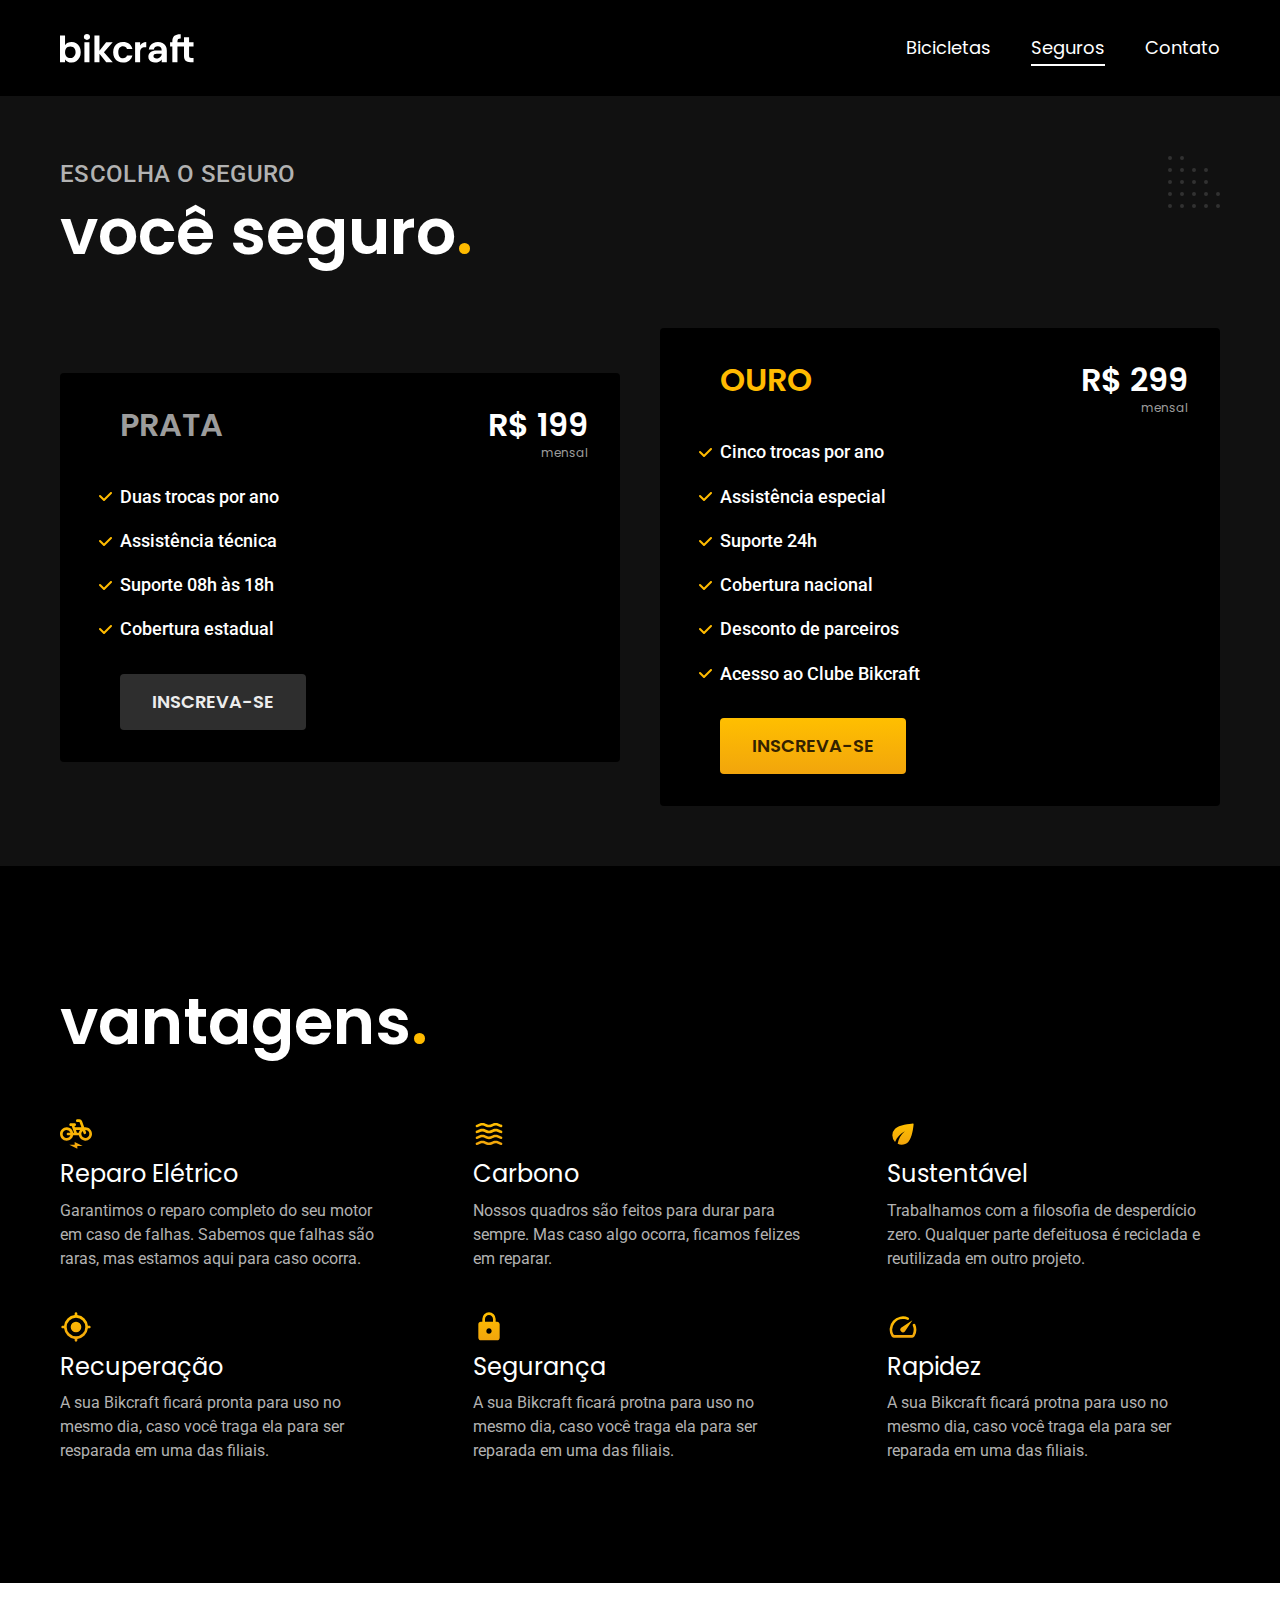
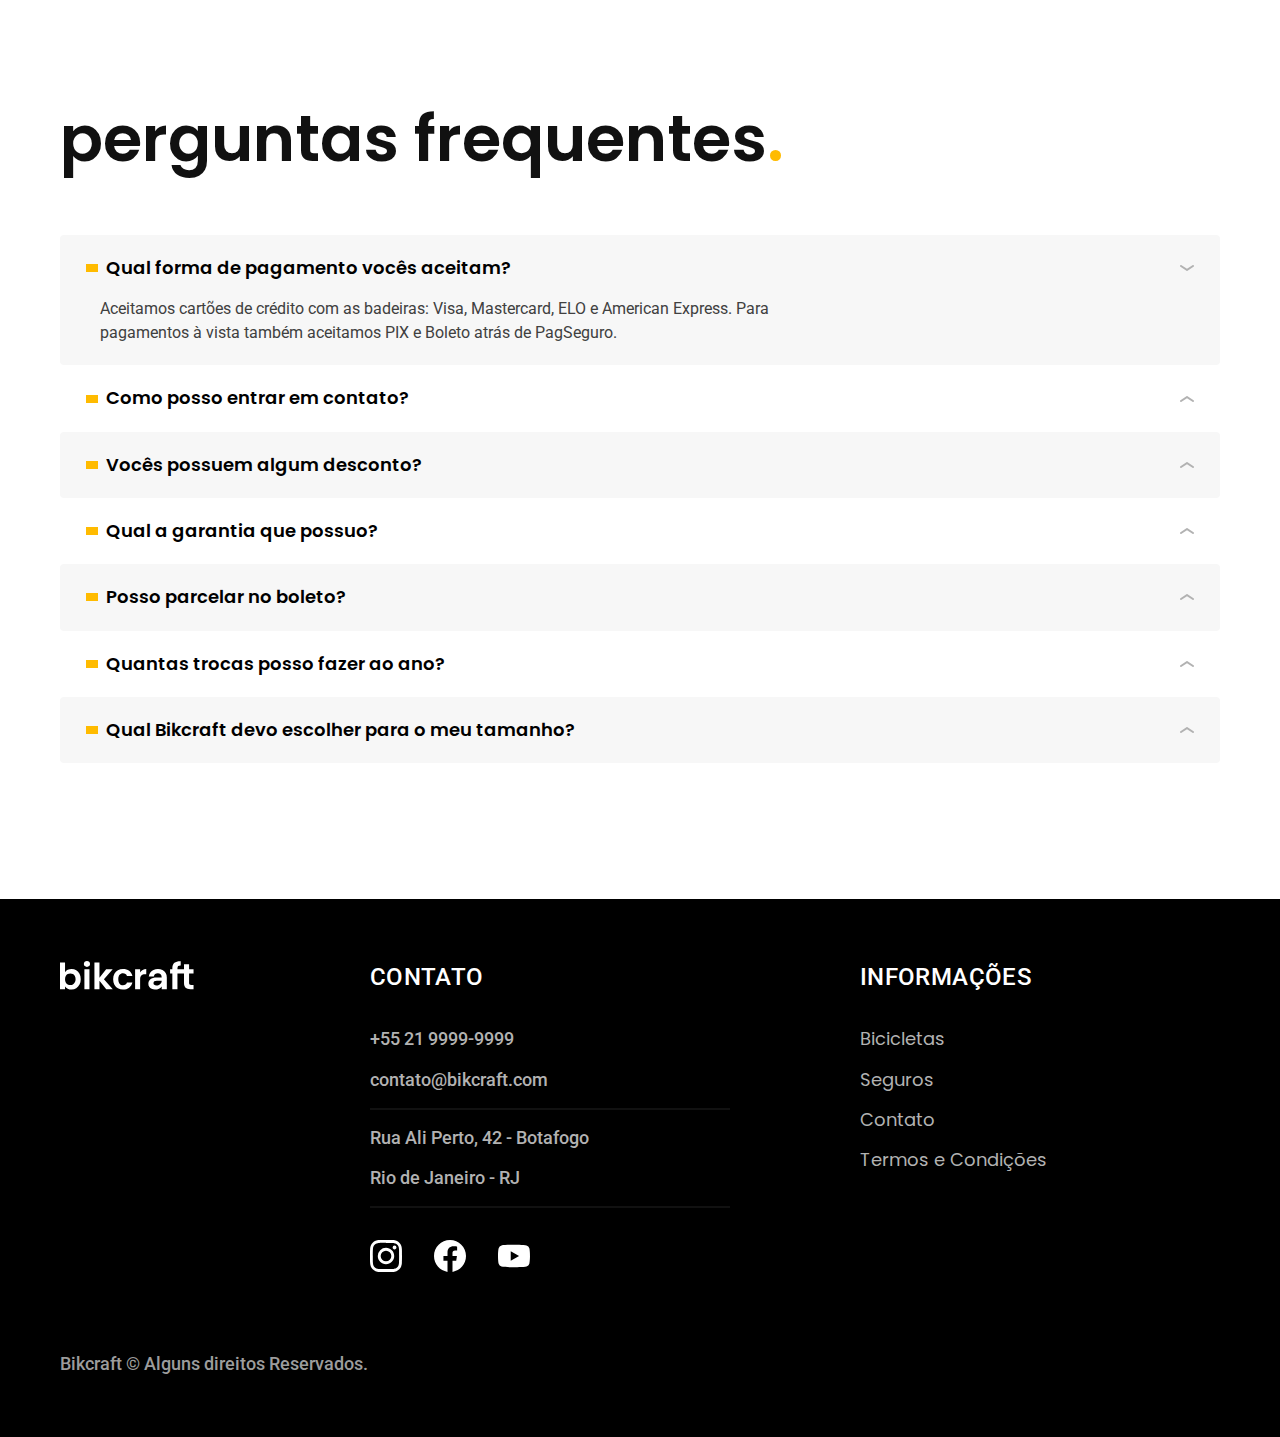
<file: seguros.html>
<!DOCTYPE html>
<html lang="pt-br">
  <head>
    <meta charset="UTF-8" />
    <meta name="viewport" content="width=device-width, initial-scale=1.0" />

    <title>Seguros | Bikcraft</title>
    <meta name="description" content="Termos e Condições" />
    <link rel="icon" href="./favicon.svg" type="image/svg+xml" />
    <link rel="preload" href="./css/style.min.css" as="style" />
    <link rel="stylesheet" href="./css/style.min.css" />

    <script>
      document.documentElement.classList.add('js')
    </script>
    <link rel="preconnect" href="https://fonts.googleapis.com" />
    <link rel="preconnect" href="https://fonts.gstatic.com" crossorigin />
    <link
      href="https://fonts.googleapis.com/css2?family=Merriweather:ital,wght@1,900&family=Poppins:wght@400;600&family=Roboto:wght@400;500&display=swap"
      rel="stylesheet"
    />
  </head>

  <body id="seguros">
    <header class="header-bg">
      <div class="header container">
        <a href="./"
          ><img src="./img/bikcraft.svg" width="136" height="32" alt="Bikcraft"
        /></a>
        <nav aria-label="primaria">
          <ul class="header-menu font-1-m cor-0">
            <li><a href="./bicicletas.html">Bicicletas</a></li>
            <li><a href="./seguros.html">Seguros</a></li>
            <li><a href="./contato.html">Contato</a></li>
          </ul>
        </nav>
      </div>
    </header>

    <main class="seguros-bg">
      <div class="titulo-bg">
        <div class="titulo container">
          <p class="font-2-l-b cor-5">Escolha o seguro</p>
          <h1 class="font-1-xxl cor-0">
            você seguro<span class="cor-p1">.</span>
          </h1>
        </div>
      </div>

      <div class="seguros container">
        <div class="seguros-item fadeInLeft" data-anime="200">
          <h3 class="font-1-xl cor-6">PRATA</h3>
          <span class="font-1-xl cor-0"
            >R$ 199 <span class="font-1-xs cor-6">mensal</span></span
          >
          <ul class="font-2-m cor-0">
            <li>Duas trocas por ano</li>
            <li>Assistência técnica</li>
            <li>Suporte 08h às 18h</li>
            <li>Cobertura estadual</li>
          </ul>
          <a
            class="botao secundario"
            href="./orcamento.html?tipo=seguro&produto=prata"
            >Inscreva-se</a
          >
        </div>
        <div class="seguros-item fadeInRight" data-anime="400">
          <h3 class="font-1-xl cor-p1">OURO</h3>
          <span class="font-1-xl cor-0"
            >R$ 299 <span class="font-1-xs cor-6">mensal</span></span
          >
          <ul class="font-2-m cor-0">
            <li>Cinco trocas por ano</li>
            <li>Assistência especial</li>
            <li>Suporte 24h</li>
            <li>Cobertura nacional</li>
            <li>Desconto de parceiros</li>
            <li>Acesso ao Clube Bikcraft</li>
          </ul>
          <a class="botao" href="./orcamento.html?tipo=seguro&produto=ouro"
            >Inscreva-se</a
          >
        </div>
      </div>
    </main>
    <article class="vantagens-bg">
      <div class="vantagens container">
        <h2 class="font-1-xxl cor-0">vantagens<span class="cor-p1">.</span></h2>
        <ul>
          <li>
            <img
              src="./img/icones/eletrica.svg"
              width="32"
              height="32"
              alt=""
            />
            <h3 class="font-1-l cor-0">Reparo Elétrico</h3>
            <p class="font-2-s cor-5">
              Garantimos o reparo completo do seu motor em caso de falhas.
              Sabemos que falhas são raras, mas estamos aqui para caso ocorra.
            </p>
          </li>
          <li>
            <img src="./img/icones/carbono.svg" width="32" height="32" alt="" />
            <h3 class="font-1-l cor-0">Carbono</h3>
            <p class="font-2-s cor-5">
              Nossos quadros são feitos para durar para sempre. Mas caso algo
              ocorra, ficamos felizes em reparar.
            </p>
          </li>
          <li>
            <img
              src="./img/icones/sustentavel.svg"
              width="32"
              height="32"
              alt=""
            />
            <h3 class="font-1-l cor-0">Sustentável</h3>
            <p class="font-2-s cor-5">
              Trabalhamos com a filosofia de desperdício zero. Qualquer parte
              defeituosa é reciclada e reutilizada em outro projeto.
            </p>
          </li>
          <li>
            <img
              src="./img/icones/rastreador.svg"
              width="32"
              height="32"
              alt=""
            />
            <h3 class="font-1-l cor-0">Recuperação</h3>
            <p class="font-2-s cor-5">
              A sua Bikcraft ficará pronta para uso no mesmo dia, caso você
              traga ela para ser resparada em uma das filiais.
            </p>
          </li>
          <li>
            <img src="./img/icones/seguro.svg" width="32" height="32" alt="" />
            <h3 class="font-1-l cor-0">Segurança</h3>
            <p class="font-2-s cor-5">
              A sua Bikcraft ficará protna para uso no mesmo dia, caso você
              traga ela para ser reparada em uma das filiais.
            </p>
          </li>
          <li>
            <img
              src="./img/icones/velocidade.svg"
              width="32"
              height="32"
              alt=""
            />
            <h3 class="font-1-l cor-0">Rapidez</h3>
            <p class="font-2-s cor-5">
              A sua Bikcraft ficará protna para uso no mesmo dia, caso você
              traga ela para ser reparada em uma das filiais.
            </p>
          </li>
        </ul>
      </div>
    </article>

    <article class="perguntas container">
      <h2 class="font-1-xxl">
        perguntas frequentes<span class="cor-p1">.</span>
      </h2>
      <dl>
        <div>
          <dt>
            <button
              class="font-1-m-b"
              aria-controls="pergunta1"
              aria-expanded="true"
            >
              Qual forma de pagamento vocês aceitam?
            </button>
          </dt>
          <dd id="pergunta1" class="font-2-s cor-9 ativa">
            Aceitamos cartões de crédito com as badeiras: Visa, Mastercard, ELO
            e American Express. Para pagamentos à vista também aceitamos PIX e
            Boleto atrás de PagSeguro.
          </dd>
        </div>
        <div>
          <dt>
            <button
              class="font-1-m-b"
              aria-controls="pergunta2"
              aria-expanded="false"
            >
              Como posso entrar em contato?
            </button>
          </dt>
          <dd id="pergunta2" class="font-2-s cor-9">
            Aceitamos cartões de crédito com as badeiras: Visa, Mastercard, ELO
            e American Express. Para pagamentos à vista também aceitamos PIX e
            Boleto atrás de PagSeguro.
          </dd>
        </div>
        <div>
          <dt>
            <button
              class="font-1-m-b"
              aria-controls="pergunta3"
              aria-expanded="false"
            >
              Vocês possuem algum desconto?
            </button>
          </dt>
          <dd id="pergunta3" class="font-2-s cor-9">
            Aceitamos cartões de crédito com as badeiras: Visa, Mastercard, ELO
            e American Express. Para pagamentos à vista também aceitamos PIX e
            Boleto atrás de PagSeguro.
          </dd>
        </div>
        <div>
          <dt>
            <button
              class="font-1-m-b"
              aria-controls="pergunta4"
              aria-expanded="false"
            >
              Qual a garantia que possuo?
            </button>
          </dt>
          <dd id="pergunta4" class="font-2-s cor-9">
            Aceitamos cartões de crédito com as badeiras: Visa, Mastercard, ELO
            e American Express. Para pagamentos à vista também aceitamos PIX e
            Boleto atrás de PagSeguro.
          </dd>
        </div>
        <div>
          <dt>
            <button
              class="font-1-m-b"
              aria-controls="pergunta5"
              aria-expanded="false"
            >
              Posso parcelar no boleto?
            </button>
          </dt>
          <dd id="pergunta5" class="font-2-s cor-9">
            Aceitamos cartões de crédito com as badeiras: Visa, Mastercard, ELO
            e American Express. Para pagamentos à vista também aceitamos PIX e
            Boleto atrás de PagSeguro.
          </dd>
        </div>
        <div>
          <dt>
            <button
              class="font-1-m-b"
              aria-controls="pergunta6"
              aria-expanded="false"
            >
              Quantas trocas posso fazer ao ano?
            </button>
          </dt>
          <dd id="pergunta6" class="font-2-s cor-9">
            Aceitamos cartões de crédito com as badeiras: Visa, Mastercard, ELO
            e American Express. Para pagamentos à vista também aceitamos PIX e
            Boleto atrás de PagSeguro.
          </dd>
        </div>
        <div>
          <dt>
            <button
              class="font-1-m-b"
              aria-controls="pergunta7"
              aria-expanded="false"
            >
              Qual Bikcraft devo escolher para o meu tamanho?
            </button>
          </dt>
          <dd id="pergunta7" class="font-2-s cor-9">
            Aceitamos cartões de crédito com as badeiras: Visa, Mastercard, ELO
            e American Express. Para pagamentos à vista também aceitamos PIX e
            Boleto atrás de PagSeguro.
          </dd>
        </div>
      </dl>
    </article>

    <footer class="footer-bg">
      <div class="footer container">
        <img src="./img/bikcraft.svg" width="136" height="32" alt="Bikcraft" />
        <div class="footer-contato">
          <h3 class="font-2-l-b cor-0">Contato</h3>
          <ul class="font-2-m cor-5">
            <li><a href="tel:+552199999999">+55 21 9999-9999</a></li>
            <li>
              <a href="mailto:contato@bikcraft.com">contato@bikcraft.com</a>
            </li>
            <li>Rua Ali Perto, 42 - Botafogo</li>
            <li>Rio de Janeiro - RJ</li>
          </ul>
          <div class="footer-redes">
            <a href=""
              ><img
                src="./img/redes/instagram.svg"
                width="32"
                height="32"
                alt="Instragram"
            /></a>
            <a href=""
              ><img
                src="./img/redes/facebook.svg"
                width="32"
                height="32"
                alt="Facebook"
            /></a>
            <a href=""
              ><img
                src="./img/redes/youtube.svg"
                width="32"
                height="32"
                alt="Youtube"
            /></a>
          </div>
        </div>
        <div class="footer-informacoes">
          <h3 class="font-2-l-b cor-0">Informações</h3>
          <nav>
            <ul class="font-1-m cor-5">
              <li><a href="./bicicletas.html">Bicicletas</a></li>
              <li><a href="./seguros.html">Seguros</a></li>
              <li><a href="./contato.html">Contato</a></li>
              <li><a href="./termos.html">Termos e Condições</a></li>
            </ul>
          </nav>
        </div>
        <p class="footer-copy font-2-m cor-6">
          Bikcraft © Alguns direitos Reservados.
        </p>
      </div>
    </footer>
    <script src="./js/plugins/simple-anime.js"></script>
    <script src="./js/script.js"></script>
  </body>
</html>
</file>
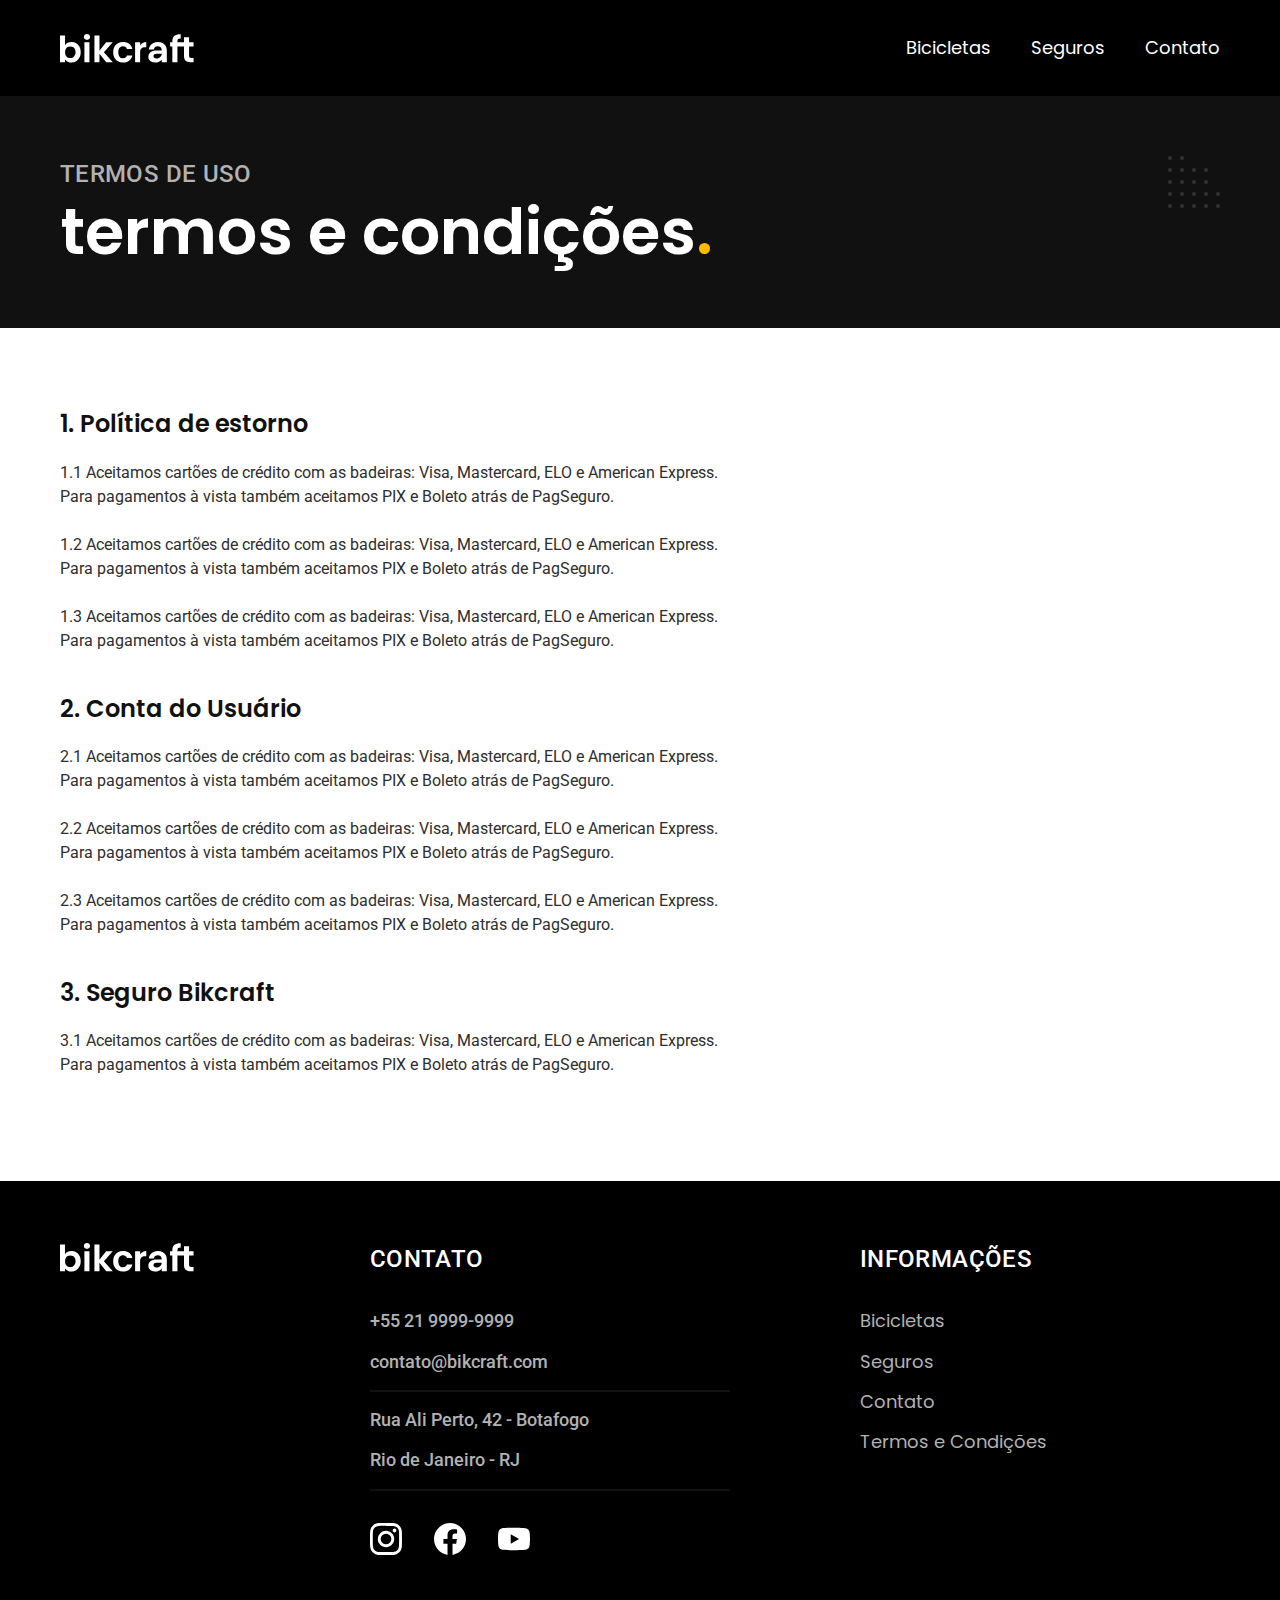
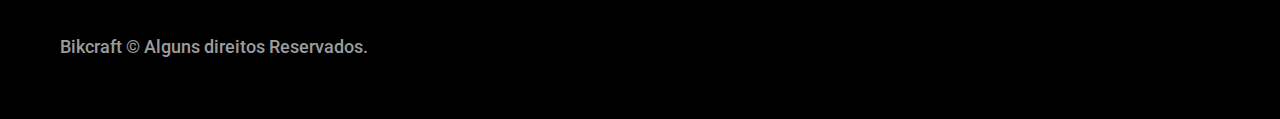
<file: termos.html>
<!DOCTYPE html>
<html lang="pt-br">
  <head>
    <meta charset="UTF-8" />
    <meta name="viewport" content="width=device-width, initial-scale=1.0" />

    <title>Termos e Condições | Bikcraft</title>
    <meta name="description" content="Termos e Condições" />
    <link rel="icon" href="./favicon.svg" type="image/svg+xml" />
    <link rel="preload" href="./css/style.min.css" as="style" />
    <link rel="stylesheet" href="./css/style.min.css" />

    <script>
      document.documentElement.classList.add('js')
    </script>
    <link rel="preconnect" href="https://fonts.googleapis.com" />
    <link rel="preconnect" href="https://fonts.gstatic.com" crossorigin />
    <link
      href="https://fonts.googleapis.com/css2?family=Merriweather:ital,wght@1,900&family=Poppins:wght@400;600&family=Roboto:wght@400;500&display=swap"
      rel="stylesheet"
    />
  </head>

  <body id="termos">
    <header class="header-bg">
      <div class="header container">
        <a href="./"
          ><img src="./img/bikcraft.svg" width="136" height="32" alt="Bikcraft"
        /></a>
        <nav aria-label="primaria">
          <ul class="header-menu font-1-m cor-0">
            <li><a href="./bicicletas.html">Bicicletas</a></li>
            <li><a href="./seguros.html">Seguros</a></li>
            <li><a href="./contato.html">Contato</a></li>
          </ul>
        </nav>
      </div>
    </header>

    <main>
      <div class="titulo-bg">
        <div class="titulo container">
          <p class="font-2-l-b cor-5">Termos de uso</p>
          <h1 class="font-1-xxl cor-0">
            termos e condições<span class="cor-p1">.</span>
          </h1>
        </div>
      </div>

      <div class="termos font-2-s cor-10 container">
        <h2 class="font-1-l cor-11">1. Política de estorno</h2>
        <p>
          1.1 Aceitamos cartões de crédito com as badeiras: Visa, Mastercard,
          ELO e American Express. Para pagamentos à vista também aceitamos PIX e
          Boleto atrás de PagSeguro.
        </p>
        <p>
          1.2 Aceitamos cartões de crédito com as badeiras: Visa, Mastercard,
          ELO e American Express. Para pagamentos à vista também aceitamos PIX e
          Boleto atrás de PagSeguro.
        </p>
        <p>
          1.3 Aceitamos cartões de crédito com as badeiras: Visa, Mastercard,
          ELO e American Express. Para pagamentos à vista também aceitamos PIX e
          Boleto atrás de PagSeguro.
        </p>
        <h2 class="font-1-l cor-11">2. Conta do Usuário</h2>
        <p>
          2.1 Aceitamos cartões de crédito com as badeiras: Visa, Mastercard,
          ELO e American Express. Para pagamentos à vista também aceitamos PIX e
          Boleto atrás de PagSeguro.
        </p>
        <p>
          2.2 Aceitamos cartões de crédito com as badeiras: Visa, Mastercard,
          ELO e American Express. Para pagamentos à vista também aceitamos PIX e
          Boleto atrás de PagSeguro.
        </p>
        <p>
          2.3 Aceitamos cartões de crédito com as badeiras: Visa, Mastercard,
          ELO e American Express. Para pagamentos à vista também aceitamos PIX e
          Boleto atrás de PagSeguro.
        </p>
        <h2 class="font-1-l cor-11">3. Seguro Bikcraft</h2>
        <p>
          3.1 Aceitamos cartões de crédito com as badeiras: Visa, Mastercard,
          ELO e American Express. Para pagamentos à vista também aceitamos PIX e
          Boleto atrás de PagSeguro.
        </p>
      </div>
    </main>

    <footer class="footer-bg">
      <div class="footer container">
        <img src="./img/bikcraft.svg" width="136" height="32" alt="Bikcraft" />
        <div class="footer-contato">
          <h3 class="font-2-l-b cor-0">Contato</h3>
          <ul class="font-2-m cor-5">
            <li><a href="tel:+552199999999">+55 21 9999-9999</a></li>
            <li>
              <a href="mailto:contato@bikcraft.com">contato@bikcraft.com</a>
            </li>
            <li>Rua Ali Perto, 42 - Botafogo</li>
            <li>Rio de Janeiro - RJ</li>
          </ul>
          <div class="footer-redes">
            <a href=""
              ><img
                src="./img/redes/instagram.svg"
                width="32"
                height="32"
                alt="Instragram"
            /></a>
            <a href=""
              ><img
                src="./img/redes/facebook.svg"
                width="32"
                height="32"
                alt="Facebook"
            /></a>
            <a href=""
              ><img
                src="./img/redes/youtube.svg"
                width="32"
                height="32"
                alt="Youtube"
            /></a>
          </div>
        </div>
        <div class="footer-informacoes">
          <h3 class="font-2-l-b cor-0">Informações</h3>
          <nav>
            <ul class="font-1-m cor-5">
              <li><a href="./bicicletas.html">Bicicletas</a></li>
              <li><a href="./seguros.html">Seguros</a></li>
              <li><a href="./contato.html">Contato</a></li>
              <li><a href="./termos.html">Termos e Condições</a></li>
            </ul>
          </nav>
        </div>
        <p class="footer-copy font-2-m cor-6">
          Bikcraft © Alguns direitos Reservados.
        </p>
      </div>
    </footer>
    <script src="./js/script.js"></script>
  </body>
</html>
</file>
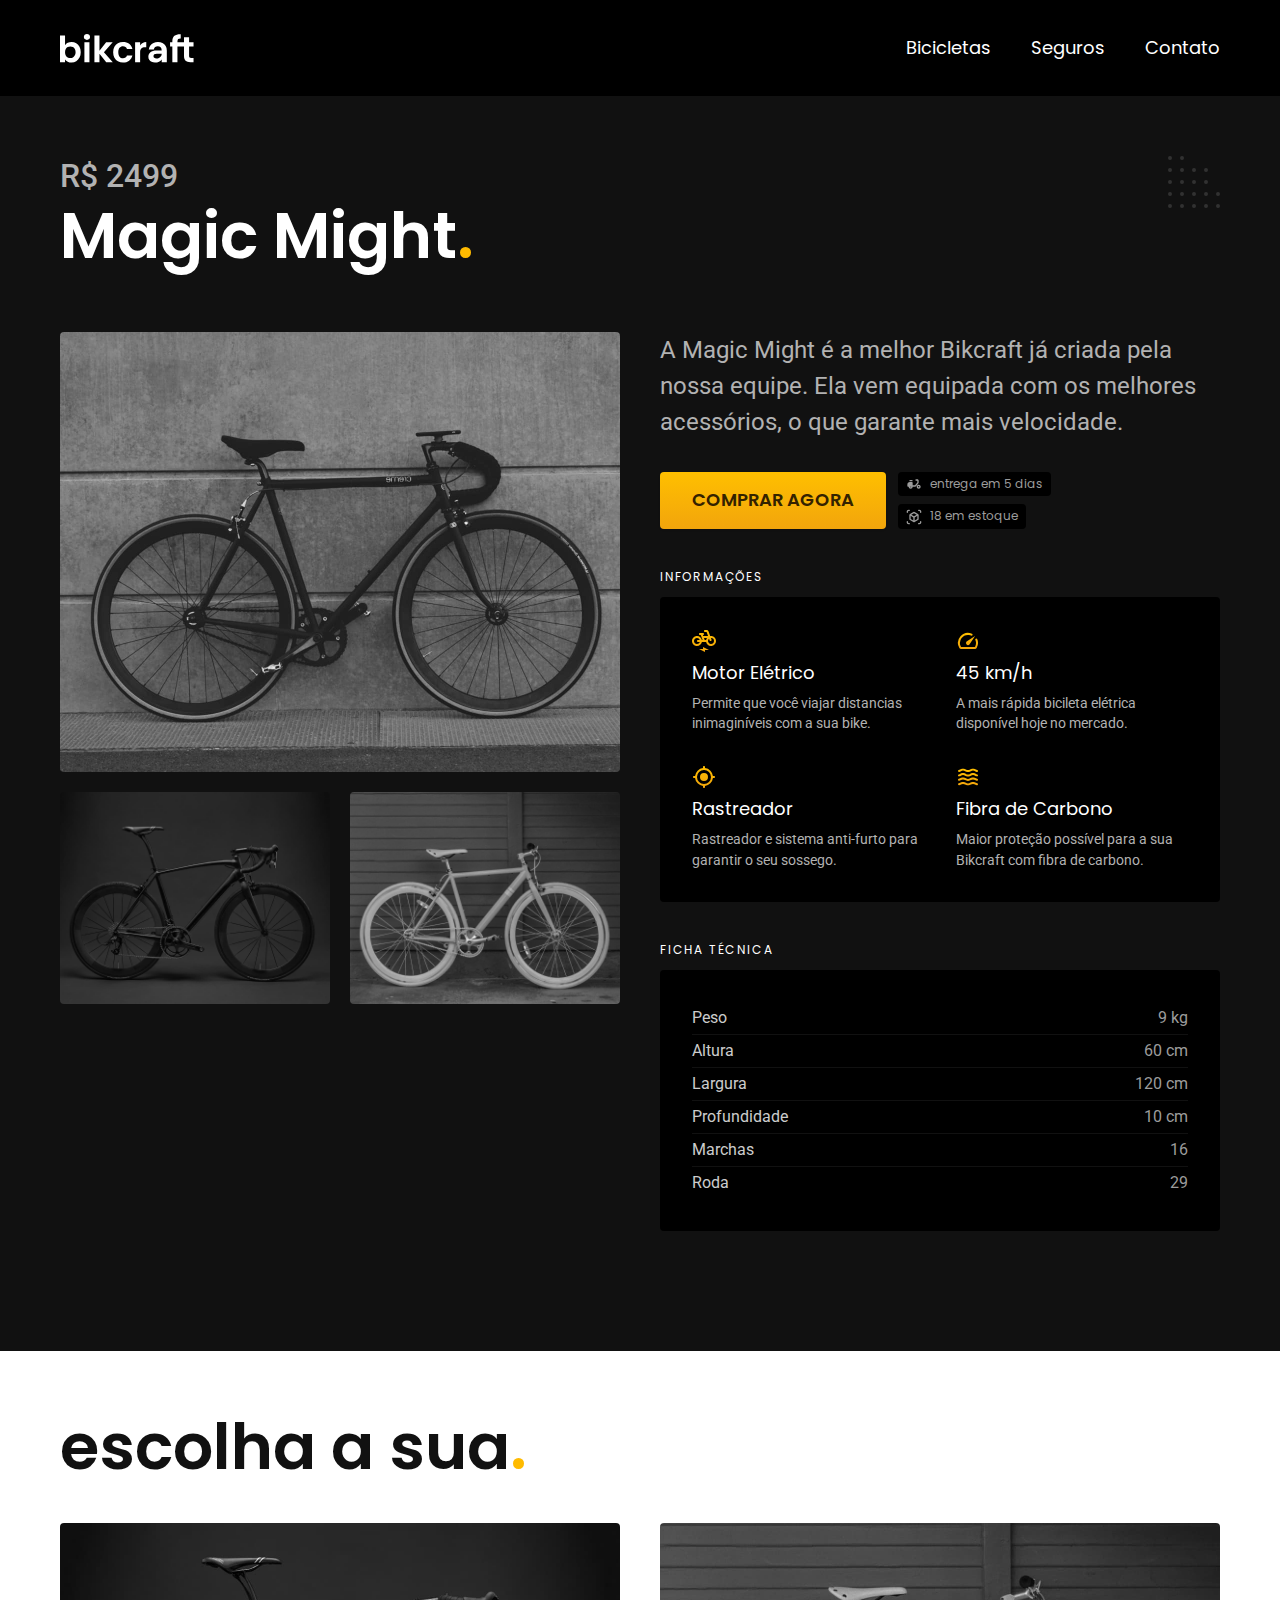
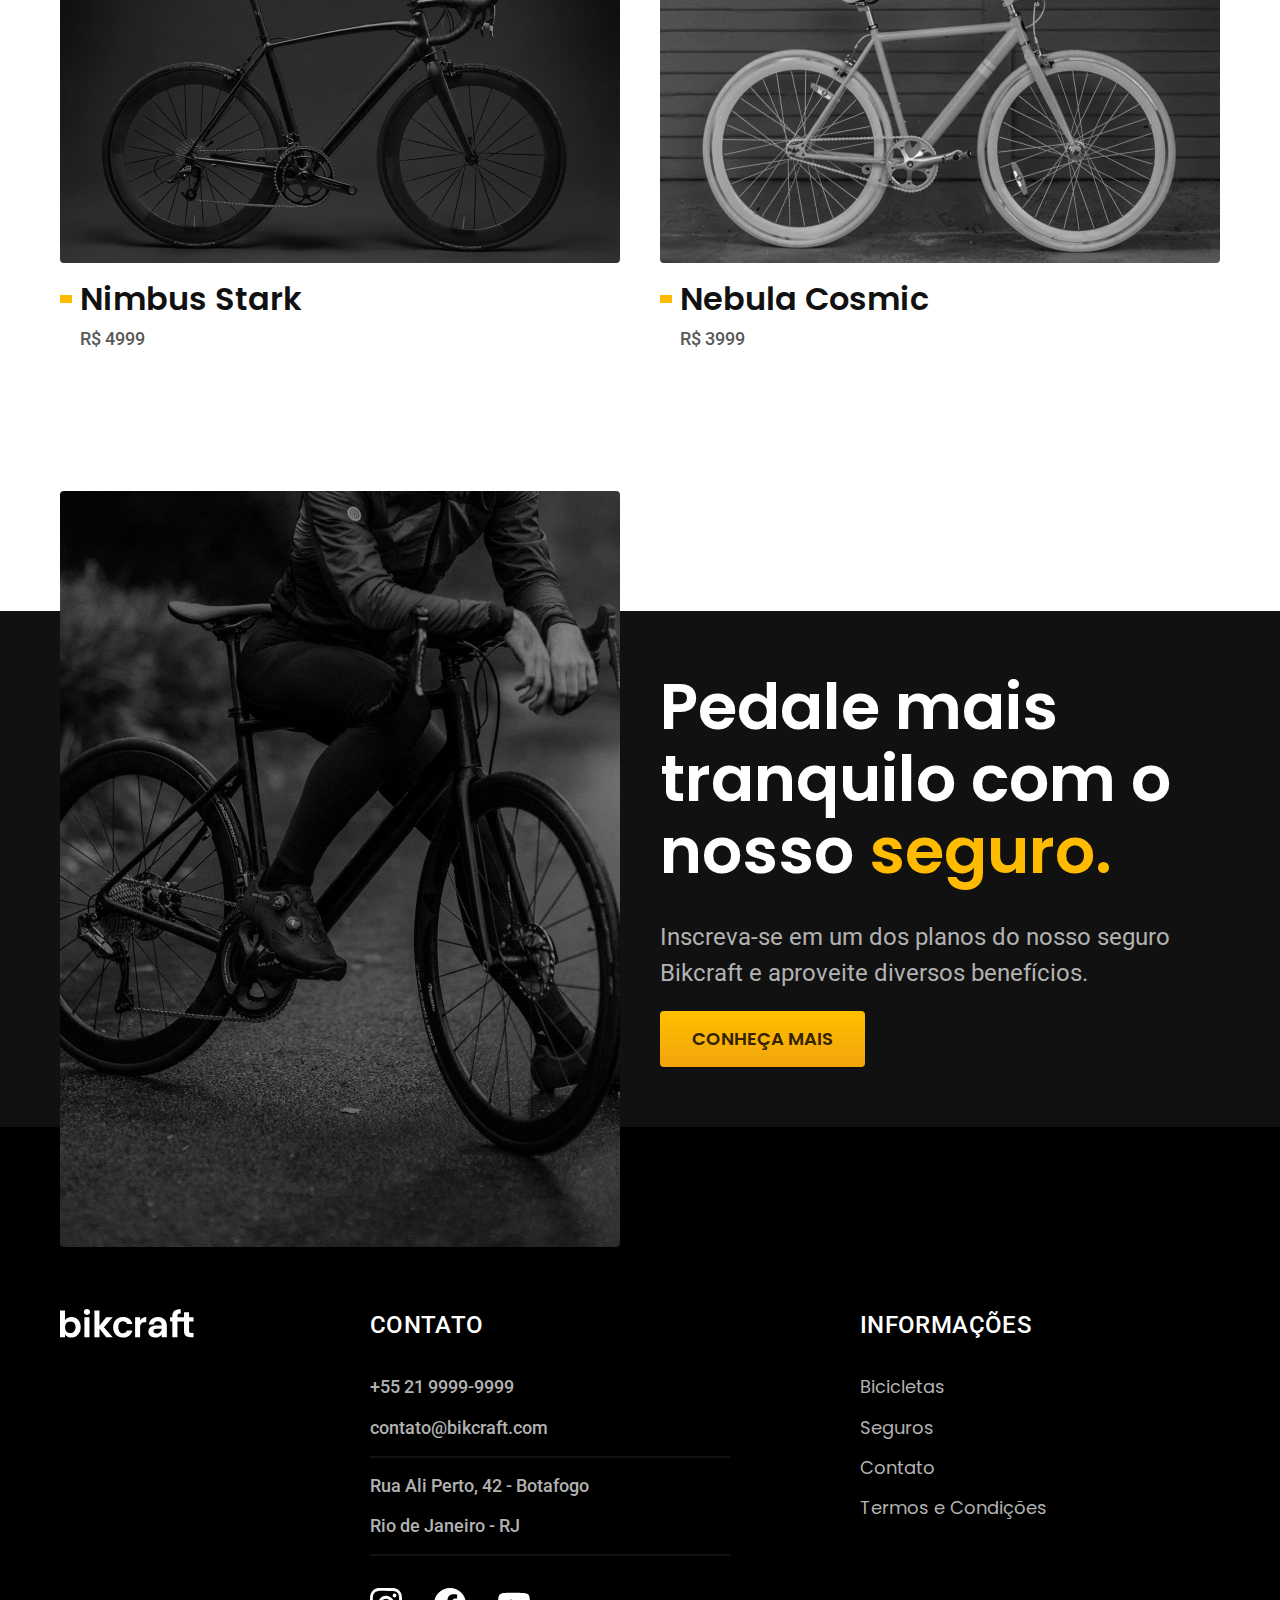
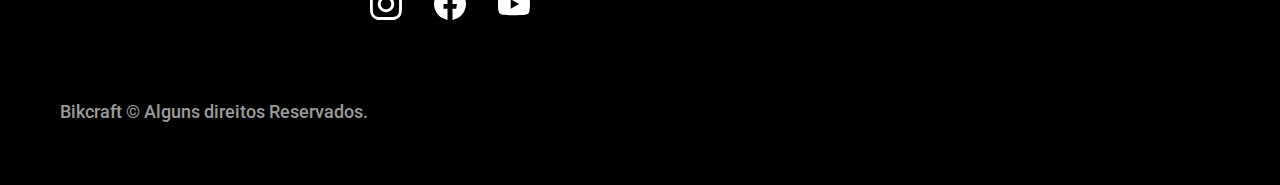
<file: bicicletas/magic.html>
<!DOCTYPE html>
<html lang="pt-br">
  <head>
    <meta charset="UTF-8" />
    <meta name="viewport" content="width=device-width, initial-scale=1.0" />

    <title>Magic | Bikcraft</title>
    <meta name="description" content="Magic." />

    <link rel="icon" href="../favicon.svg" type="image/svg+xml" />
    <link rel="preload" href="../css/style.min.css" as="style" />
    <link rel="stylesheet" href="../css/style.min.css" />

    <script>
      document.documentElement.classList.add('js')
    </script>
    <link rel="preconnect" href="https://fonts.googleapis.com" />
    <link rel="preconnect" href="https://fonts.gstatic.com" crossorigin />
    <link
      href="https://fonts.googleapis.com/css2?family=Merriweather:ital,wght@1,900&family=Poppins:wght@400;600&family=Roboto:wght@400;500&display=swap"
      rel="stylesheet"
    />
  </head>

  <body id="bicicleta">
    <header class="header-bg">
      <div class="header container">
        <a href="../"
          ><img
            src="../img/bikcraft.svg"
            width="136"
            height="32"
            alt="Bikcraft"
        /></a>
        <nav aria-label="primaria">
          <ul class="header-menu font-1-m cor-0">
            <li><a href="../bicicletas.html">Bicicletas</a></li>
            <li><a href="../seguros.html">Seguros</a></li>
            <li><a href="../contato.html">Contato</a></li>
          </ul>
        </nav>
      </div>
    </header>

    <main class="titulo-bg">
      <div>
        <div class="titulo container">
          <p class="font-2-xl cor-5">R$ 2499</p>
          <h1 class="font-1-xxl cor-0">
            Magic Might<span class="cor-p1">.</span>
          </h1>
        </div>
      </div>
      <div class="bicicleta container">
        <div class="bicicleta-imagens">
          <img
            src="../img/bicicleta/nimbus2.jpg"
            width="1120"
            height="880"
            alt=""
          />
          <img
            src="../img/bicicleta/nimbus1.jpg"
            width="1120"
            height="880"
            alt=""
          />
          <img
            src="../img/bicicleta/nimbus3.jpg"
            width="1120"
            height="880"
            alt=""
          />
        </div>
        <div class="bicicleta-conteudo">
          <p class="font-2-l cor-5">
            A Magic Might é a melhor Bikcraft já criada pela nossa equipe. Ela
            vem equipada com os melhores acessórios, o que garante mais
            velocidade.
          </p>
          <div class="bicicleta-comprar">
            <a
              class="botao"
              href="../orcamento.html?tipo=bikcraft&produto=magic"
              >Comprar Agora</a
            >
            <span class="font-1-xs cor-6"
              ><img
                src="../img/icones/entrega.svg"
                width="16"
                height="16"
                alt=""
              />
              entrega em 5 dias</span
            >
            <span class="font-1-xs cor-6"
              ><img
                src="../img/icones/estoque.svg"
                width="16"
                height="16"
                alt=""
              />
              18 em estoque</span
            >
          </div>
          <h2 class="font-1-xs cor-0">Informações</h2>
          <ul class="bicicleta-informacoes">
            <li>
              <img
                src="../img/icones/eletrica.svg"
                width="32"
                height="32"
                alt=""
              />
              <h3 class="font-1-m cor-0">Motor Elétrico</h3>
              <p class="font-2-xs cor-5">
                Permite que você viajar distancias inimaginíveis com a sua bike.
              </p>
            </li>
            <li>
              <img
                src="../img/icones/velocidade.svg"
                width="32"
                height="32"
                alt=""
              />
              <h3 class="font-1-m cor-0">45 km/h</h3>
              <p class="font-2-xs cor-5">
                A mais rápida bicileta elétrica disponível hoje no mercado.
              </p>
            </li>
            <li>
              <img
                src="../img/icones/rastreador.svg"
                width="32"
                height="32"
                alt=""
              />
              <h3 class="font-1-m cor-0">Rastreador</h3>
              <p class="font-2-xs cor-5">
                Rastreador e sistema anti-furto para garantir o seu sossego.
              </p>
            </li>
            <li>
              <img
                src="../img/icones/carbono.svg"
                width="32"
                height="32"
                alt=""
              />
              <h3 class="font-1-m cor-0">Fibra de Carbono</h3>
              <p class="font-2-xs cor-5">
                Maior proteção possível para a sua Bikcraft com fibra de
                carbono.
              </p>
            </li>
          </ul>
          <h2 class="font-1-xs cor-0">Ficha técnica</h2>
          <ul class="bicicleta-ficha font-2-s cor-4">
            <li>Peso <span>9 kg</span></li>
            <li>Altura <span>60 cm</span></li>
            <li>Largura <span>120 cm</span></li>
            <li>Profundidade <span>10 cm</span></li>
            <li>Marchas <span>16</span></li>
            <li>Roda <span>29</span></li>
          </ul>
        </div>
      </div>
    </main>

    <article class="bicicletas-lista container">
      <h2 class="font-1-xxl">escolha a sua<span class="cor-p1">.</span></h2>

      <ul>
        <li>
          <a href="./nimbus.html">
            <img
              src="../img/bicicletas/nimbus.jpg"
              width="1120"
              height="680"
              alt="Bicicleta preta"
            />
            <h3 class="font-1-xl">Nimbus Stark</h3>
            <span class="font-2-m cor-8">R$ 4999</span>
          </a>
        </li>
        <li>
          <a href="./nebula.html">
            <img
              src="../img/bicicletas/nebula.jpg"
              width="1120"
              height="680"
              alt="Bicicleta branca"
            />
            <h3 class="font-1-xl">Nebula Cosmic</h3>
            <span class="font-2-m cor-8">R$ 3999</span>
          </a>
        </li>
      </ul>
    </article>

    <article class="seguro-bg">
      <div class="seguro container">
        <div class="seguro-imagem">
          <img
            src="../img/fotos/seguros.jpg"
            width="1360"
            height="1512"
            alt="Pessoa parada em cima de uma bicicleta."
          />
        </div>
        <div class="seguro-conteudo">
          <h2 class="font-1-xxl cor-0">
            Pedale mais tranquilo com o nosso
            <span class="cor-p1">seguro.</span>
          </h2>
          <p class="font-2-l cor-5">
            Inscreva-se em um dos planos do nosso seguro Bikcraft e aproveite
            diversos benefícios.
          </p>
          <a class="botao" href="../seguros.html">Conheça Mais</a>
        </div>
      </div>
    </article>

    <footer class="footer-bg">
      <div class="footer container">
        <img src="../img/bikcraft.svg" width="136" height="32" alt="Bikcraft" />
        <div class="footer-contato">
          <h3 class="font-2-l-b cor-0">Contato</h3>
          <ul class="font-2-m cor-5">
            <li><a href="tel:+552199999999">+55 21 9999-9999</a></li>
            <li>
              <a href="mailto:contato@bikcraft.com">contato@bikcraft.com</a>
            </li>
            <li>Rua Ali Perto, 42 - Botafogo</li>
            <li>Rio de Janeiro - RJ</li>
          </ul>
          <div class="footer-redes">
            <a href=""
              ><img
                src="../img/redes/instagram.svg"
                width="32"
                height="32"
                alt="Instragram"
            /></a>
            <a href=""
              ><img
                src="../img/redes/facebook.svg"
                width="32"
                height="32"
                alt="Facebook"
            /></a>
            <a href=""
              ><img
                src="../img/redes/youtube.svg"
                width="32"
                height="32"
                alt="Youtube"
            /></a>
          </div>
        </div>
        <div class="footer-informacoes">
          <h3 class="font-2-l-b cor-0">Informações</h3>
          <nav>
            <ul class="font-1-m cor-5">
              <li><a href="../bicicletas.html">Bicicletas</a></li>
              <li><a href="../seguros.html">Seguros</a></li>
              <li><a href="../contato.html">Contato</a></li>
              <li><a href="../termos.html">Termos e Condições</a></li>
            </ul>
          </nav>
        </div>
        <p class="footer-copy font-2-m cor-6">
          Bikcraft © Alguns direitos Reservados.
        </p>
      </div>
    </footer>
    <script src="../js/script.js"></script>
  </body>
</html>
</file>
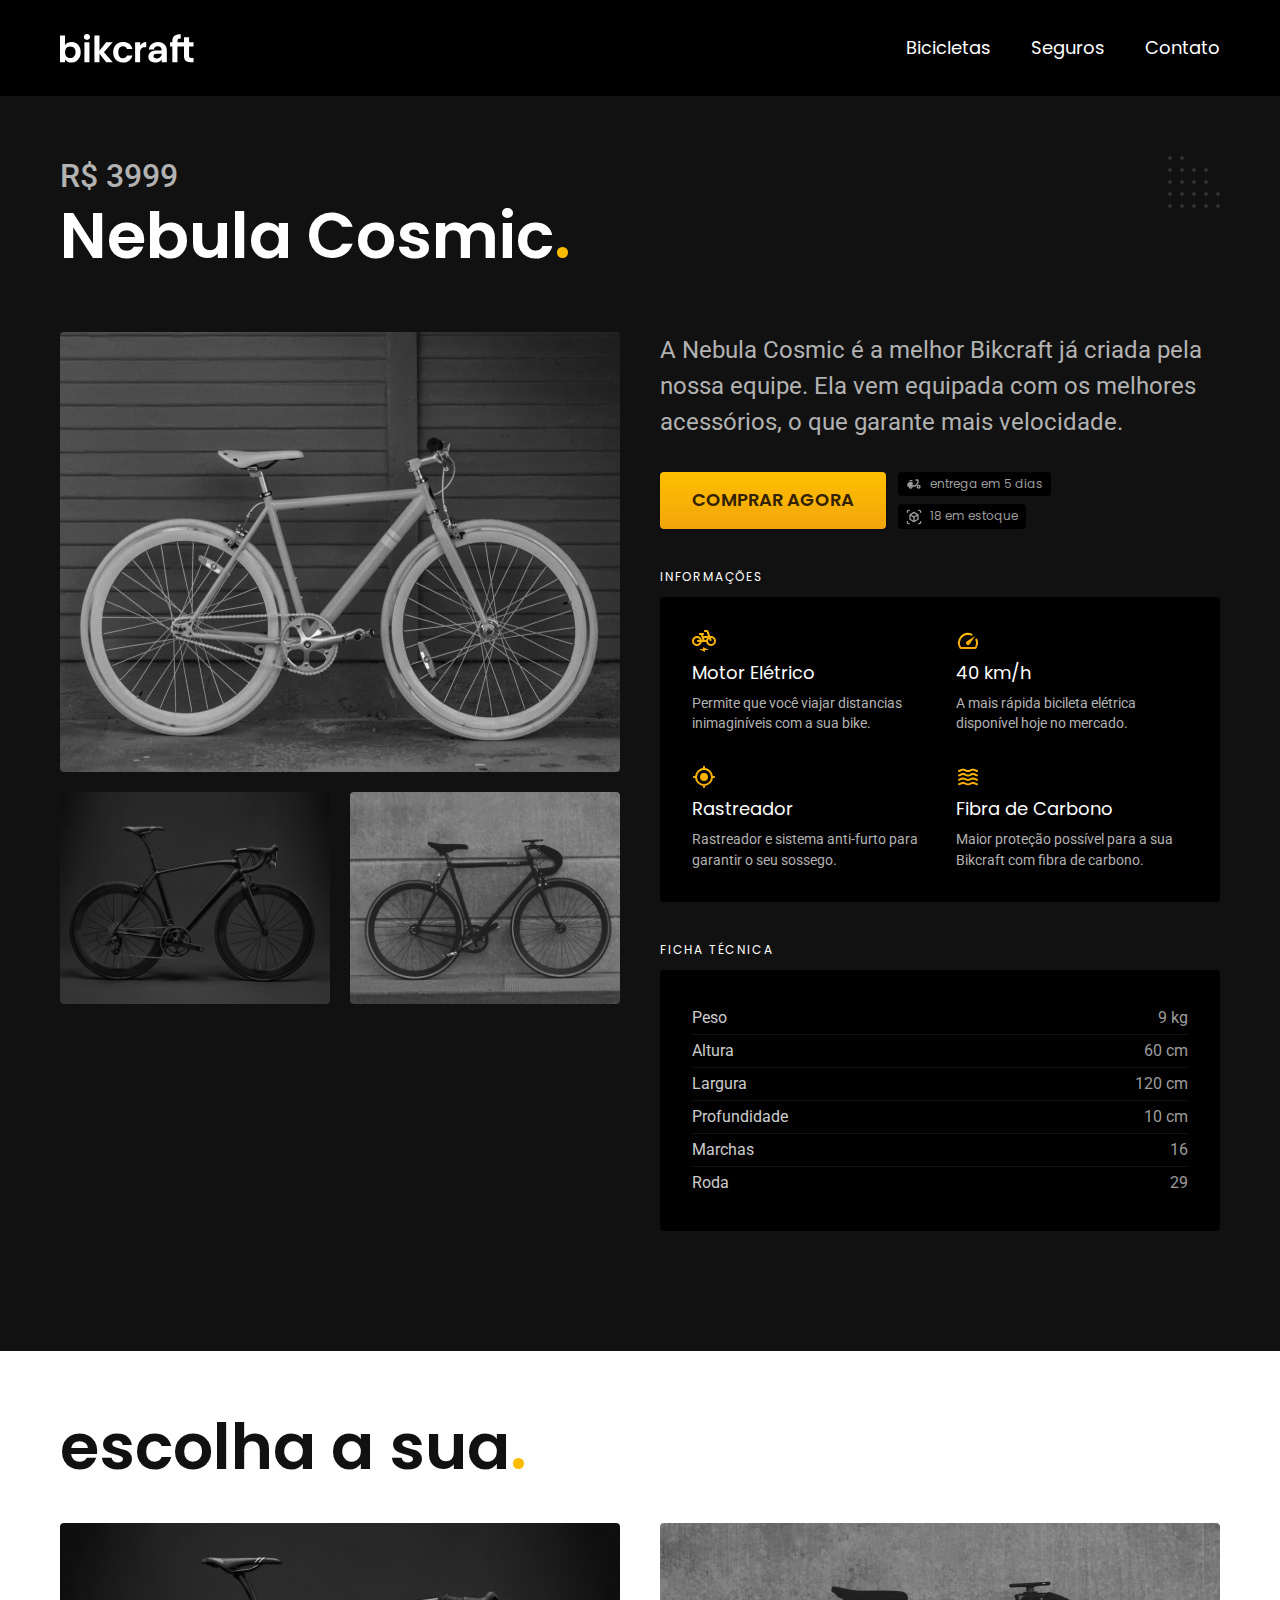
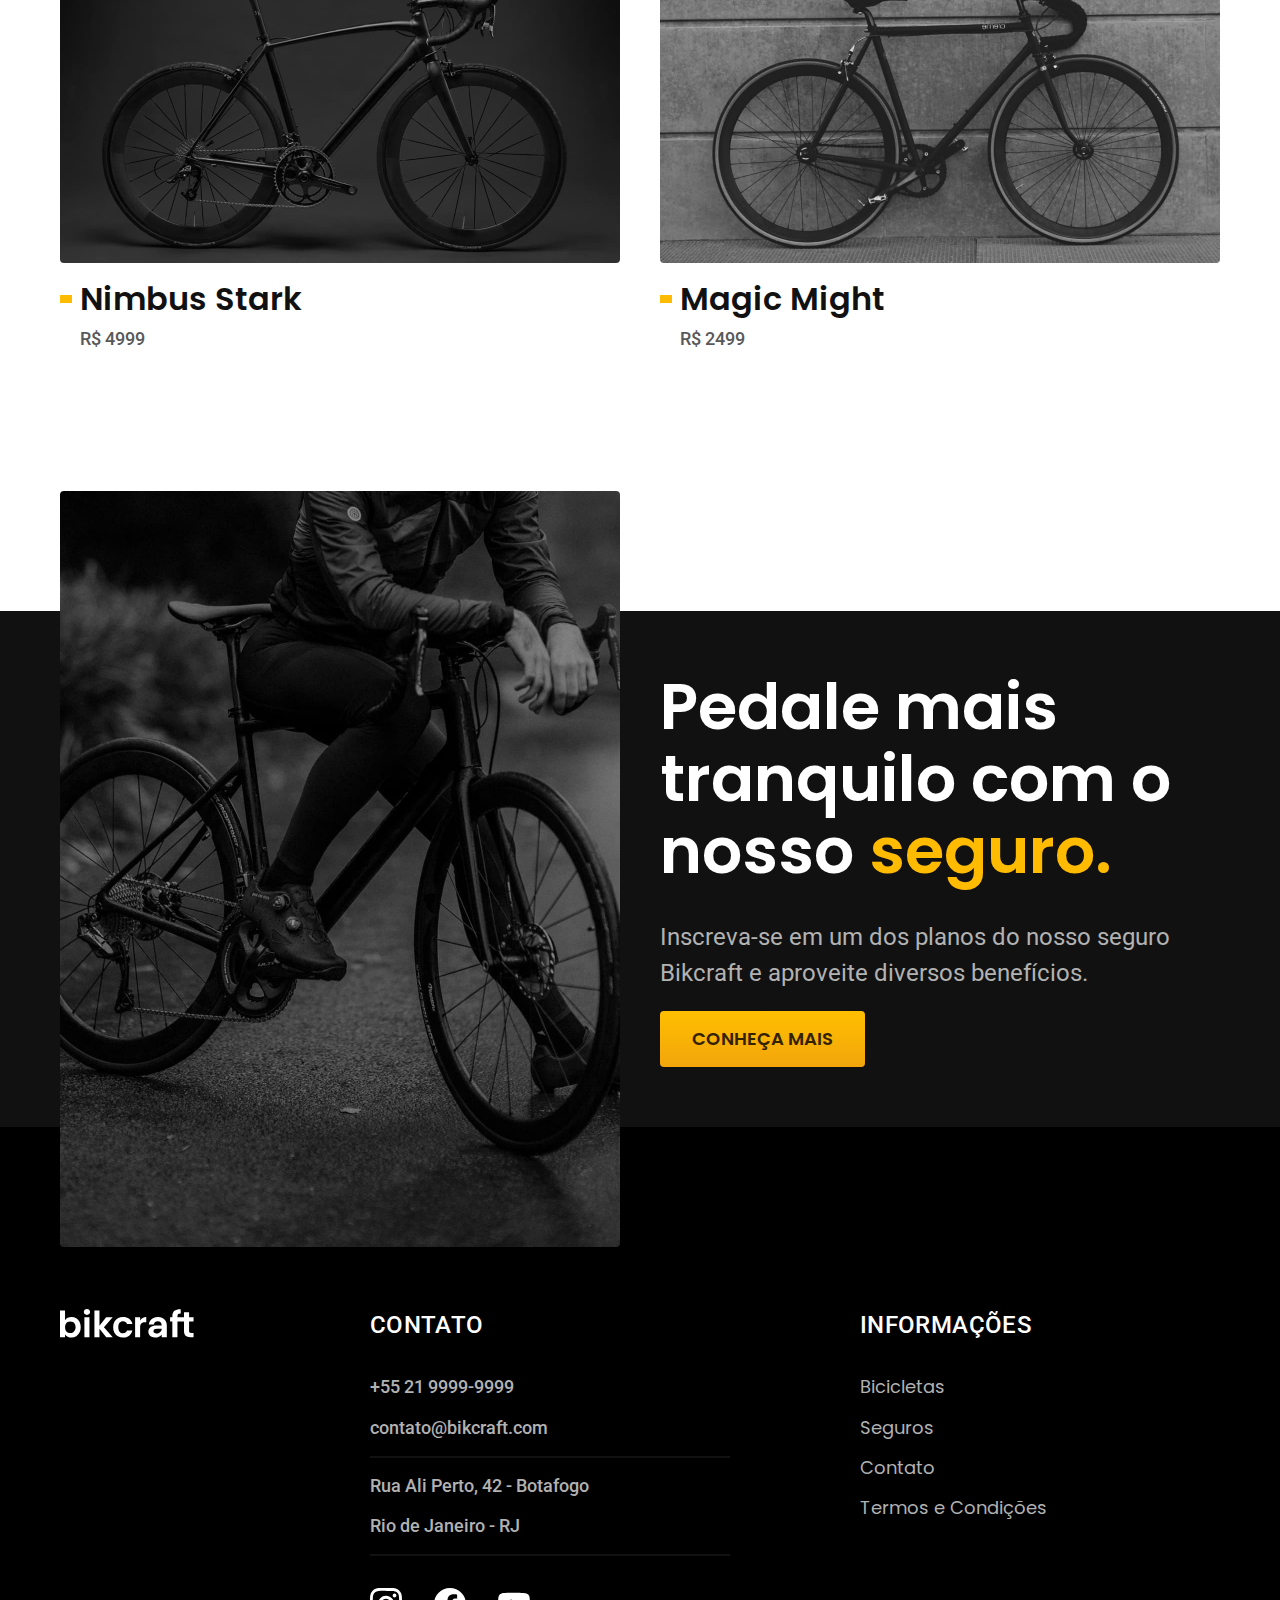
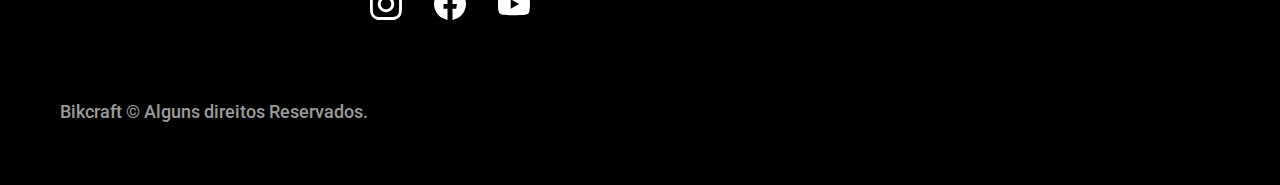
<file: bicicletas/nebula.html>
<!DOCTYPE html>
<html lang="pt-br">
  <head>
    <meta charset="UTF-8" />
    <meta name="viewport" content="width=device-width, initial-scale=1.0" />

    <title>Nebula | Bikcraft</title>
    <meta name="description" content="Nebula" />

    <link rel="icon" href="../favicon.svg" type="image/svg+xml" />
    <link rel="preload" href="../css/style.min.css" as="style" />
    <link rel="stylesheet" href="../css/style.min.css" />

    <script>
      document.documentElement.classList.add('js')
    </script>
    <link rel="preconnect" href="https://fonts.googleapis.com" />
    <link rel="preconnect" href="https://fonts.gstatic.com" crossorigin />
    <link
      href="https://fonts.googleapis.com/css2?family=Merriweather:ital,wght@1,900&family=Poppins:wght@400;600&family=Roboto:wght@400;500&display=swap"
      rel="stylesheet"
    />
  </head>

  <body id="bicicleta">
    <header class="header-bg">
      <div class="header container">
        <a href="../"
          ><img
            src="../img/bikcraft.svg"
            width="136"
            height="32"
            alt="Bikcraft"
        /></a>
        <nav aria-label="primaria">
          <ul class="header-menu font-1-m cor-0">
            <li><a href="../bicicletas.html">Bicicletas</a></li>
            <li><a href="../seguros.html">Seguros</a></li>
            <li><a href="../contato.html">Contato</a></li>
          </ul>
        </nav>
      </div>
    </header>

    <main class="titulo-bg">
      <div>
        <div class="titulo container">
          <p class="font-2-xl cor-5">R$ 3999</p>
          <h1 class="font-1-xxl cor-0">
            Nebula Cosmic<span class="cor-p1">.</span>
          </h1>
        </div>
      </div>
      <div class="bicicleta container">
        <div class="bicicleta-imagens">
          <img
            src="../img/bicicleta/nimbus3.jpg"
            width="1120"
            height="880"
            alt=""
          />
          <img
            src="../img/bicicleta/nimbus1.jpg"
            width="1120"
            height="880"
            alt=""
          />
          <img
            src="../img/bicicleta/nimbus2.jpg"
            width="1120"
            height="880"
            alt=""
          />
        </div>
        <div class="bicicleta-conteudo">
          <p class="font-2-l cor-5">
            A Nebula Cosmic é a melhor Bikcraft já criada pela nossa equipe. Ela
            vem equipada com os melhores acessórios, o que garante mais
            velocidade.
          </p>
          <div class="bicicleta-comprar">
            <a
              class="botao"
              href="../orcamento.html?tipo=bikcraft&produto=nebula"
              >Comprar Agora</a
            >
            <span class="font-1-xs cor-6"
              ><img
                src="../img/icones/entrega.svg"
                width="16"
                height="16"
                alt=""
              />
              entrega em 5 dias</span
            >
            <span class="font-1-xs cor-6"
              ><img
                src="../img/icones/estoque.svg"
                width="16"
                height="16"
                alt=""
              />
              18 em estoque</span
            >
          </div>
          <h2 class="font-1-xs cor-0">Informações</h2>
          <ul class="bicicleta-informacoes">
            <li>
              <img
                src="../img/icones/eletrica.svg"
                width="32"
                height="32"
                alt=""
              />
              <h3 class="font-1-m cor-0">Motor Elétrico</h3>
              <p class="font-2-xs cor-5">
                Permite que você viajar distancias inimaginíveis com a sua bike.
              </p>
            </li>
            <li>
              <img
                src="../img/icones/velocidade.svg"
                width="32"
                height="32"
                alt=""
              />
              <h3 class="font-1-m cor-0">40 km/h</h3>
              <p class="font-2-xs cor-5">
                A mais rápida bicileta elétrica disponível hoje no mercado.
              </p>
            </li>
            <li>
              <img
                src="../img/icones/rastreador.svg"
                width="32"
                height="32"
                alt=""
              />
              <h3 class="font-1-m cor-0">Rastreador</h3>
              <p class="font-2-xs cor-5">
                Rastreador e sistema anti-furto para garantir o seu sossego.
              </p>
            </li>
            <li>
              <img
                src="../img/icones/carbono.svg"
                width="32"
                height="32"
                alt=""
              />
              <h3 class="font-1-m cor-0">Fibra de Carbono</h3>
              <p class="font-2-xs cor-5">
                Maior proteção possível para a sua Bikcraft com fibra de
                carbono.
              </p>
            </li>
          </ul>
          <h2 class="font-1-xs cor-0">Ficha técnica</h2>
          <ul class="bicicleta-ficha font-2-s cor-4">
            <li>Peso <span>9 kg</span></li>
            <li>Altura <span>60 cm</span></li>
            <li>Largura <span>120 cm</span></li>
            <li>Profundidade <span>10 cm</span></li>
            <li>Marchas <span>16</span></li>
            <li>Roda <span>29</span></li>
          </ul>
        </div>
      </div>
    </main>

    <article class="bicicletas-lista container">
      <h2 class="font-1-xxl">escolha a sua<span class="cor-p1">.</span></h2>

      <ul>
        <li>
          <a href="./nimbus.html">
            <img
              src="../img/bicicletas/nimbus.jpg"
              width="1120"
              height="680"
              alt="Bicicleta preta"
            />
            <h3 class="font-1-xl">Nimbus Stark</h3>
            <span class="font-2-m cor-8">R$ 4999</span>
          </a>
        </li>
        <li>
          <a href="./magic.html">
            <img
              src="../img/bicicletas/magic.jpg"
              width="1120"
              height="680"
              alt="Bicicleta branca"
            />
            <h3 class="font-1-xl">Magic Might</h3>
            <span class="font-2-m cor-8">R$ 2499</span>
          </a>
        </li>
      </ul>
    </article>

    <article class="seguro-bg">
      <div class="seguro container">
        <div class="seguro-imagem">
          <img
            src="../img/fotos/seguros.jpg"
            width="1360"
            height="1512"
            alt="Pessoa parada em cima de uma bicicleta."
          />
        </div>
        <div class="seguro-conteudo">
          <h2 class="font-1-xxl cor-0">
            Pedale mais tranquilo com o nosso
            <span class="cor-p1">seguro.</span>
          </h2>
          <p class="font-2-l cor-5">
            Inscreva-se em um dos planos do nosso seguro Bikcraft e aproveite
            diversos benefícios.
          </p>
          <a class="botao" href="../seguros.html">Conheça Mais</a>
        </div>
      </div>
    </article>

    <footer class="footer-bg">
      <div class="footer container">
        <img src="../img/bikcraft.svg" width="136" height="32" alt="Bikcraft" />
        <div class="footer-contato">
          <h3 class="font-2-l-b cor-0">Contato</h3>
          <ul class="font-2-m cor-5">
            <li><a href="tel:+552199999999">+55 21 9999-9999</a></li>
            <li>
              <a href="mailto:contato@bikcraft.com">contato@bikcraft.com</a>
            </li>
            <li>Rua Ali Perto, 42 - Botafogo</li>
            <li>Rio de Janeiro - RJ</li>
          </ul>
          <div class="footer-redes">
            <a href=""
              ><img
                src="../img/redes/instagram.svg"
                width="32"
                height="32"
                alt="Instragram"
            /></a>
            <a href=""
              ><img
                src="../img/redes/facebook.svg"
                width="32"
                height="32"
                alt="Facebook"
            /></a>
            <a href=""
              ><img
                src="../img/redes/youtube.svg"
                width="32"
                height="32"
                alt="Youtube"
            /></a>
          </div>
        </div>
        <div class="footer-informacoes">
          <h3 class="font-2-l-b cor-0">Informações</h3>
          <nav>
            <ul class="font-1-m cor-5">
              <li><a href="../bicicletas.html">Bicicletas</a></li>
              <li><a href="../seguros.html">Seguros</a></li>
              <li><a href="../contato.html">Contato</a></li>
              <li><a href="../termos.html">Termos e Condições</a></li>
            </ul>
          </nav>
        </div>
        <p class="footer-copy font-2-m cor-6">
          Bikcraft © Alguns direitos Reservados.
        </p>
      </div>
    </footer>
    <script src="../js/script.js"></script>
  </body>
</html>
</file>
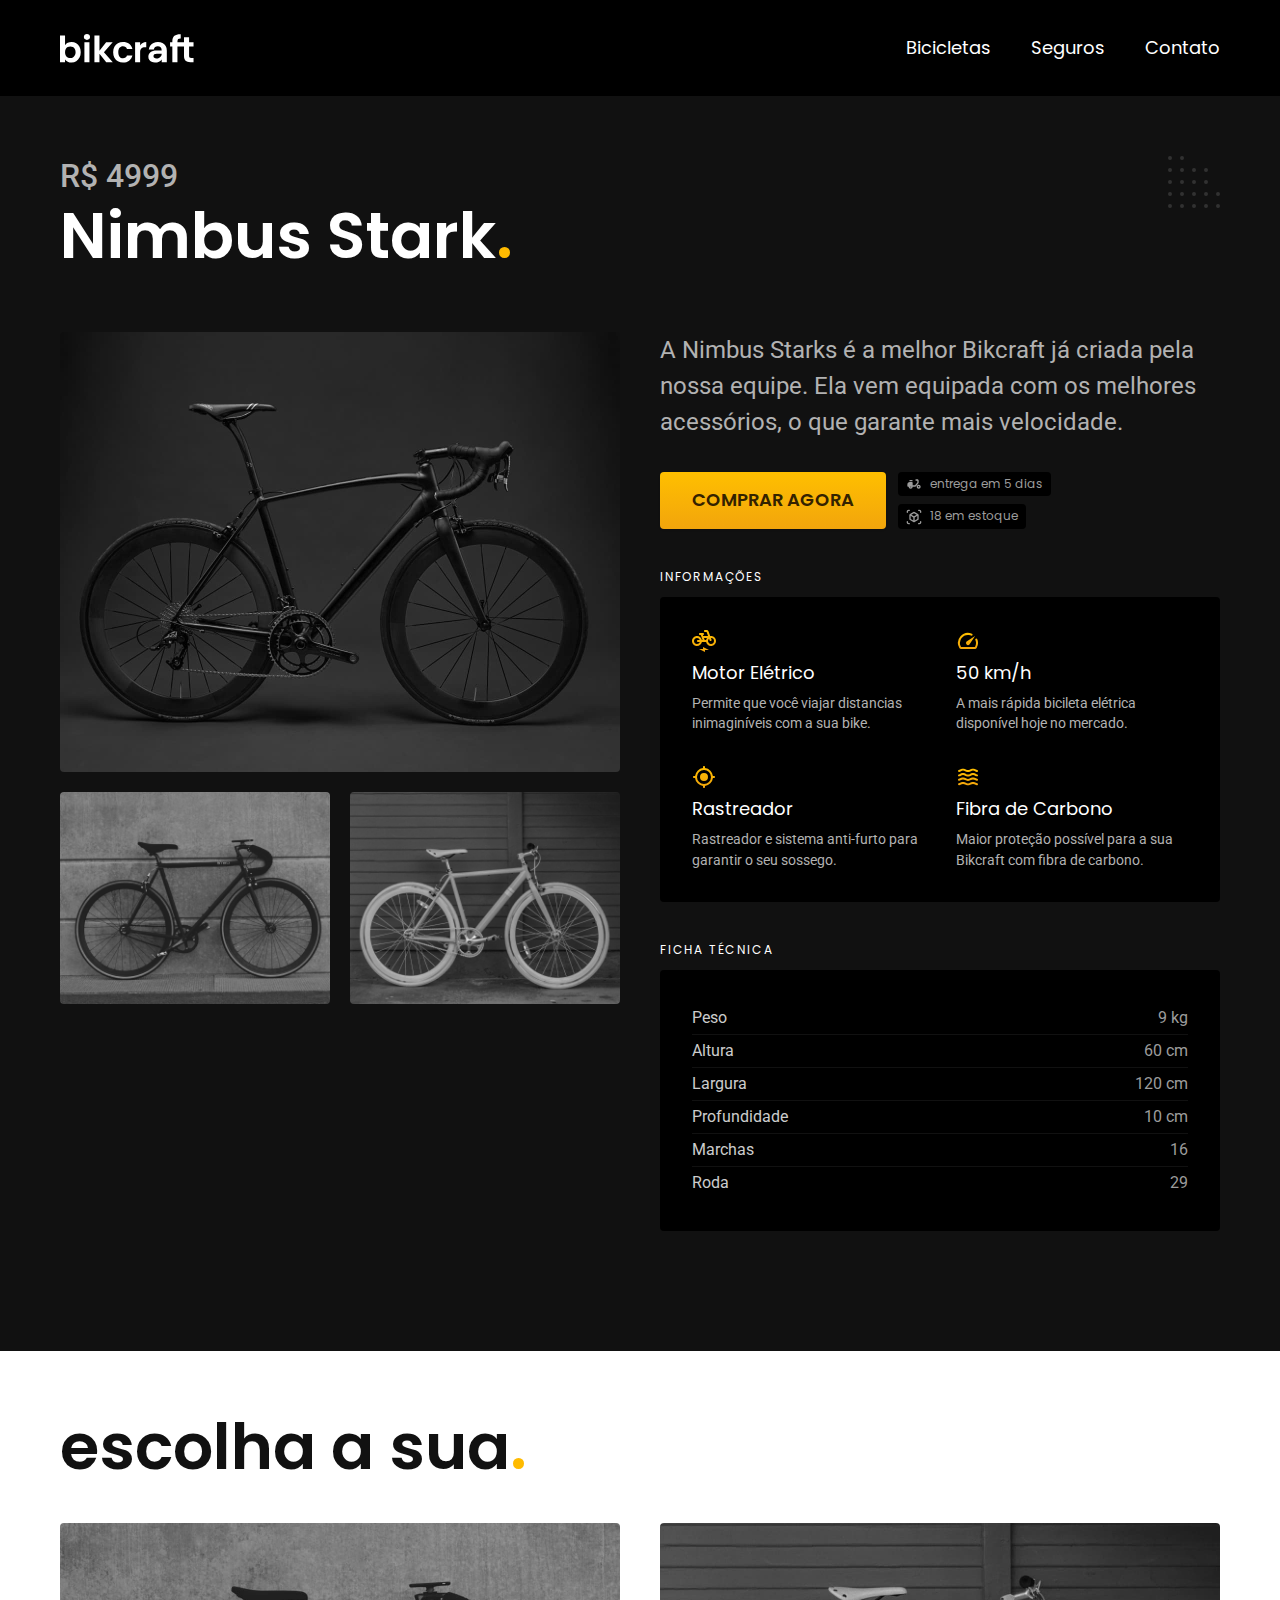
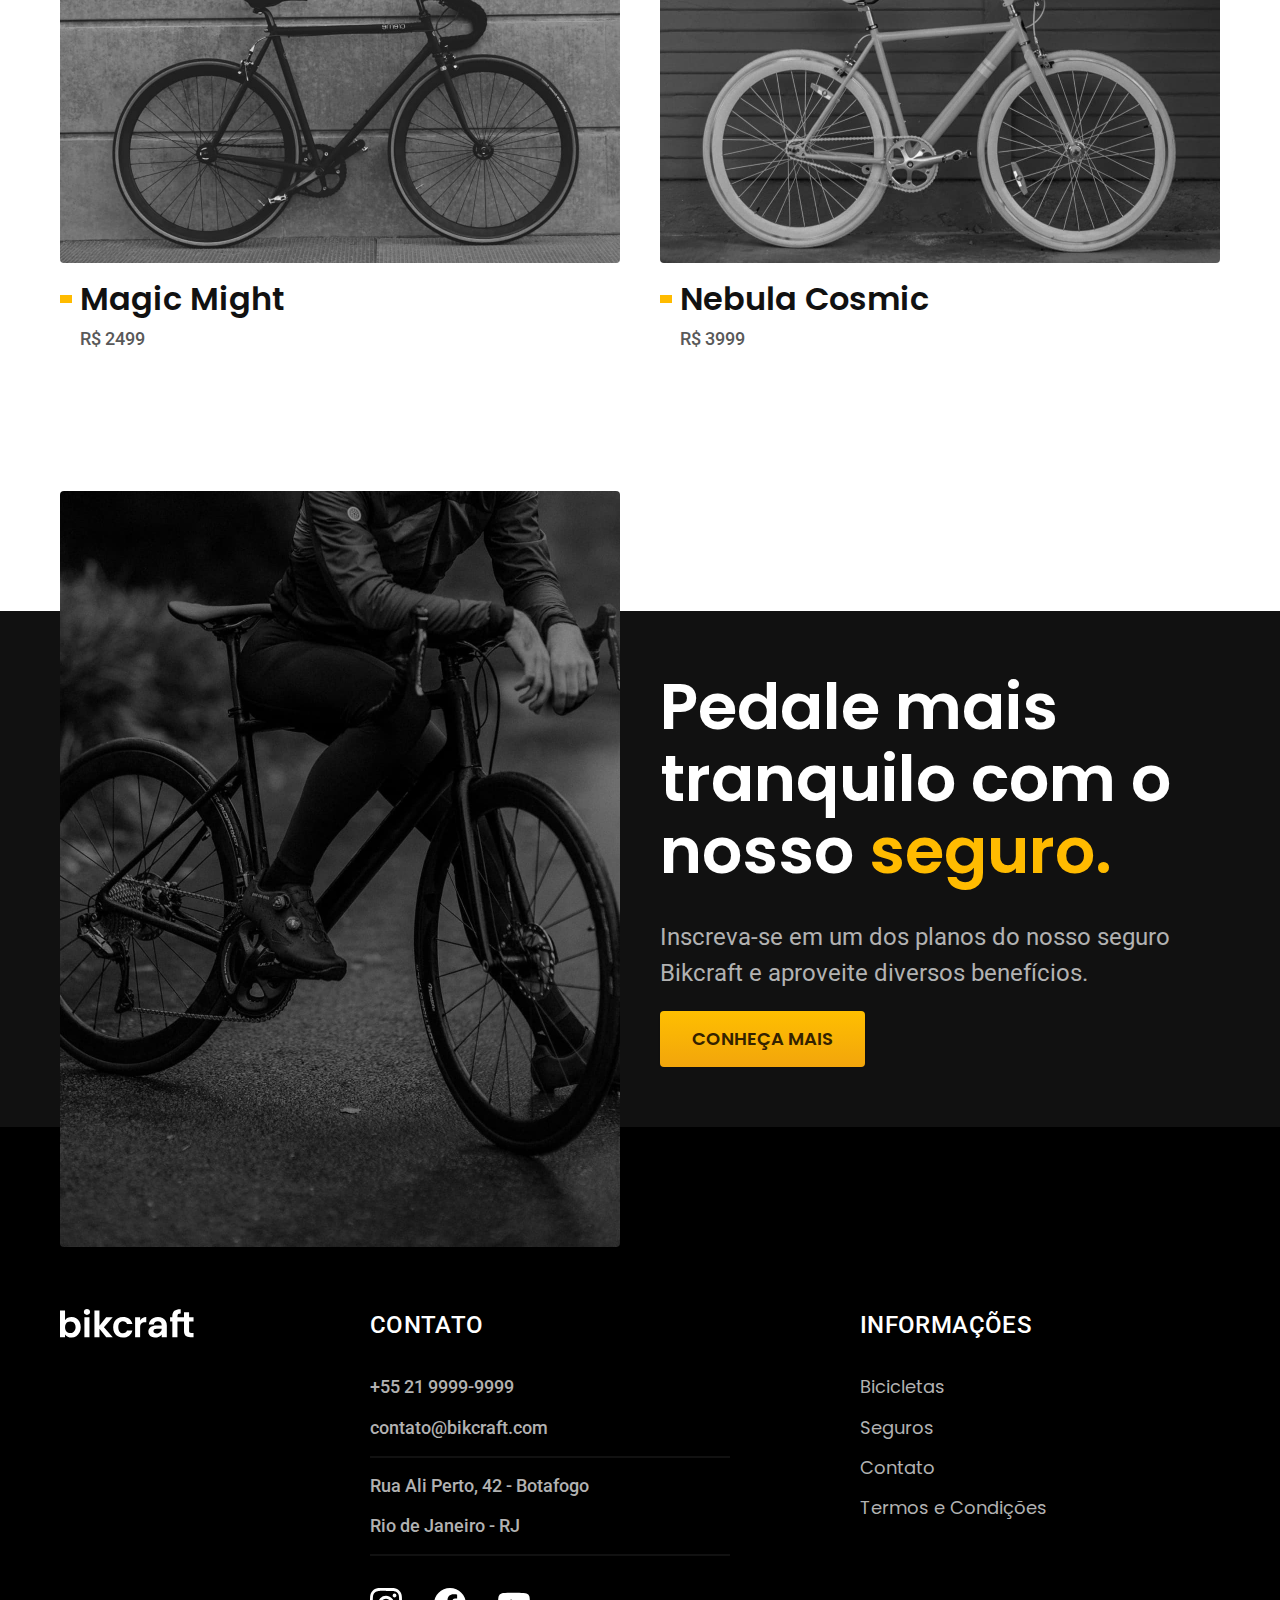
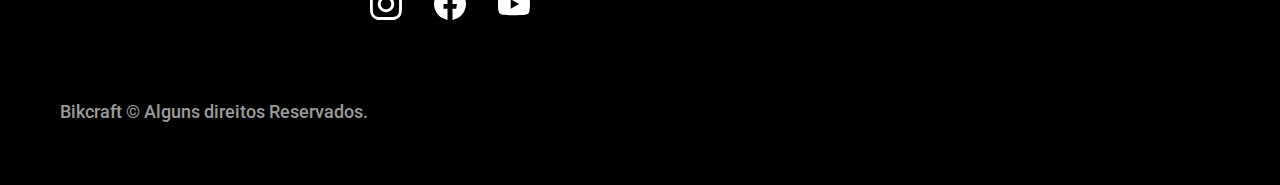
<file: bicicletas/nimbus.html>
<!DOCTYPE html>
<html lang="pt-br">
  <head>
    <meta charset="UTF-8" />
    <meta name="viewport" content="width=device-width, initial-scale=1.0" />

    <title>Nimbus | Bikcraft</title>
    <meta name="description" content="Nimbus" />

    <link rel="icon" href="../favicon.svg" type="image/svg+xml" />
    <link rel="preload" href="../css/style.min.css" as="style" />
    <link rel="stylesheet" href="../css/style.min.css" />

    <script>
      document.documentElement.classList.add('js')
    </script>
    <link rel="preconnect" href="https://fonts.googleapis.com" />
    <link rel="preconnect" href="https://fonts.gstatic.com" crossorigin />
    <link
      href="https://fonts.googleapis.com/css2?family=Merriweather:ital,wght@1,900&family=Poppins:wght@400;600&family=Roboto:wght@400;500&display=swap"
      rel="stylesheet"
    />
  </head>

  <body id="bicicleta">
    <header class="header-bg">
      <div class="header container">
        <a href="../"
          ><img
            src="../img/bikcraft.svg"
            width="136"
            height="32"
            alt="Bikcraft"
        /></a>
        <nav aria-label="primaria">
          <ul class="header-menu font-1-m cor-0">
            <li><a href="../bicicletas.html">Bicicletas</a></li>
            <li><a href="../seguros.html">Seguros</a></li>
            <li><a href="../contato.html">Contato</a></li>
          </ul>
        </nav>
      </div>
    </header>

    <main class="titulo-bg">
      <div>
        <div class="titulo container">
          <p class="font-2-xl cor-5">R$ 4999</p>
          <h1 class="font-1-xxl cor-0">
            Nimbus Stark<span class="cor-p1">.</span>
          </h1>
        </div>
      </div>
      <div class="bicicleta container">
        <div class="bicicleta-imagens">
          <img
            src="../img/bicicleta/nimbus1.jpg"
            width="1120"
            height="880"
            alt=""
          />
          <img
            src="../img/bicicleta/nimbus2.jpg"
            width="1120"
            height="880"
            alt=""
          />
          <img
            src="../img/bicicleta/nimbus3.jpg"
            width="1120"
            height="880"
            alt=""
          />
        </div>
        <div class="bicicleta-conteudo">
          <p class="font-2-l cor-5">
            A Nimbus Starks é a melhor Bikcraft já criada pela nossa equipe. Ela
            vem equipada com os melhores acessórios, o que garante mais
            velocidade.
          </p>
          <div class="bicicleta-comprar">
            <a
              class="botao"
              href="../orcamento.html?tipo=bikcraft&produto=nimbus"
              >Comprar Agora</a
            >
            <span class="font-1-xs cor-6"
              ><img
                src="../img/icones/entrega.svg"
                width="16"
                height="16"
                alt=""
              />
              entrega em 5 dias</span
            >
            <span class="font-1-xs cor-6"
              ><img
                src="../img/icones/estoque.svg"
                width="16"
                height="16"
                alt=""
              />
              18 em estoque</span
            >
          </div>
          <h2 class="font-1-xs cor-0">Informações</h2>
          <ul class="bicicleta-informacoes">
            <li>
              <img
                src="../img/icones/eletrica.svg"
                width="32"
                height="32"
                alt=""
              />
              <h3 class="font-1-m cor-0">Motor Elétrico</h3>
              <p class="font-2-xs cor-5">
                Permite que você viajar distancias inimaginíveis com a sua bike.
              </p>
            </li>
            <li>
              <img
                src="../img/icones/velocidade.svg"
                width="32"
                height="32"
                alt=""
              />
              <h3 class="font-1-m cor-0">50 km/h</h3>
              <p class="font-2-xs cor-5">
                A mais rápida bicileta elétrica disponível hoje no mercado.
              </p>
            </li>
            <li>
              <img
                src="../img/icones/rastreador.svg"
                width="32"
                height="32"
                alt=""
              />
              <h3 class="font-1-m cor-0">Rastreador</h3>
              <p class="font-2-xs cor-5">
                Rastreador e sistema anti-furto para garantir o seu sossego.
              </p>
            </li>
            <li>
              <img
                src="../img/icones/carbono.svg"
                width="32"
                height="32"
                alt=""
              />
              <h3 class="font-1-m cor-0">Fibra de Carbono</h3>
              <p class="font-2-xs cor-5">
                Maior proteção possível para a sua Bikcraft com fibra de
                carbono.
              </p>
            </li>
          </ul>
          <h2 class="font-1-xs cor-0">Ficha técnica</h2>
          <ul class="bicicleta-ficha font-2-s cor-4">
            <li>Peso <span>9 kg</span></li>
            <li>Altura <span>60 cm</span></li>
            <li>Largura <span>120 cm</span></li>
            <li>Profundidade <span>10 cm</span></li>
            <li>Marchas <span>16</span></li>
            <li>Roda <span>29</span></li>
          </ul>
        </div>
      </div>
    </main>

    <article class="bicicletas-lista container">
      <h2 class="font-1-xxl">escolha a sua<span class="cor-p1">.</span></h2>

      <ul>
        <li>
          <a href="./magic.html">
            <img
              src="../img/bicicletas/magic.jpg"
              width="1120"
              height="680"
              alt="Bicicleta preta"
            />
            <h3 class="font-1-xl">Magic Might</h3>
            <span class="font-2-m cor-8">R$ 2499</span>
          </a>
        </li>
        <li>
          <a href="./nebula.html">
            <img
              src="../img/bicicletas/nebula.jpg"
              width="1120"
              height="680"
              alt="Bicicleta branca"
            />
            <h3 class="font-1-xl">Nebula Cosmic</h3>
            <span class="font-2-m cor-8">R$ 3999</span>
          </a>
        </li>
      </ul>
    </article>

    <article class="seguro-bg">
      <div class="seguro container">
        <div class="seguro-imagem">
          <img
            src="../img/fotos/seguros.jpg"
            width="1360"
            height="1512"
            alt="Pessoa parada em cima de uma bicicleta."
          />
        </div>
        <div class="seguro-conteudo">
          <h2 class="font-1-xxl cor-0">
            Pedale mais tranquilo com o nosso
            <span class="cor-p1">seguro.</span>
          </h2>
          <p class="font-2-l cor-5">
            Inscreva-se em um dos planos do nosso seguro Bikcraft e aproveite
            diversos benefícios.
          </p>
          <a class="botao" href="../seguros.html">Conheça Mais</a>
        </div>
      </div>
    </article>

    <footer class="footer-bg">
      <div class="footer container">
        <img src="../img/bikcraft.svg" width="136" height="32" alt="Bikcraft" />
        <div class="footer-contato">
          <h3 class="font-2-l-b cor-0">Contato</h3>
          <ul class="font-2-m cor-5">
            <li><a href="tel:+552199999999">+55 21 9999-9999</a></li>
            <li>
              <a href="mailto:contato@bikcraft.com">contato@bikcraft.com</a>
            </li>
            <li>Rua Ali Perto, 42 - Botafogo</li>
            <li>Rio de Janeiro - RJ</li>
          </ul>
          <div class="footer-redes">
            <a href=""
              ><img
                src="../img/redes/instagram.svg"
                width="32"
                height="32"
                alt="Instragram"
            /></a>
            <a href=""
              ><img
                src="../img/redes/facebook.svg"
                width="32"
                height="32"
                alt="Facebook"
            /></a>
            <a href=""
              ><img
                src="../img/redes/youtube.svg"
                width="32"
                height="32"
                alt="Youtube"
            /></a>
          </div>
        </div>
        <div class="footer-informacoes">
          <h3 class="font-2-l-b cor-0">Informações</h3>
          <nav>
            <ul class="font-1-m cor-5">
              <li><a href="../bicicletas.html">Bicicletas</a></li>
              <li><a href="../seguros.html">Seguros</a></li>
              <li><a href="../contato.html">Contato</a></li>
              <li><a href="../termos.html">Termos e Condições</a></li>
            </ul>
          </nav>
        </div>
        <p class="footer-copy font-2-m cor-6">
          Bikcraft © Alguns direitos Reservados.
        </p>
      </div>
    </footer>
    <script src="../js/script.js"></script>
  </body>
</html>
</file>
<file: css/style.min.css>
body{margin:0;font-family:Arial,Helvetica,sans-serif;color:#111}blockquote,dd,h1,h2,h3,h4,p,ul{margin:0}ul{padding:0;list-style:none}a{text-decoration:none;color:inherit}img{max-width:100%;height:auto;display:block}img[src$='.jpg']{border-radius:4px}.font-1-xs{font:400 0.75rem/1.35 Poppins,sans-serif}.font-2-xs{font:400 0.875rem/1.43 Roboto,sans-serif}.font-1-s{font:400 1rem/1.5 Poppins,sans-serif}.font-2-s{font:400 1rem/1.5 Roboto,sans-serif}.font-1-m,.font-1-m-b{font:400 1.125rem/1.35 Poppins,sans-serif}.font-1-m-b{font-weight:600}.font-2-m{font:500 1.125rem/1.35 Roboto,sans-serif}.font-1-l{font:400 1.5rem/1.35 Poppins,sans-serif}.font-2-l,.font-2-l-b{font:400 1.5rem/1.5 Roboto,sans-serif}.font-2-l-b{font-weight:500;letter-spacing:.015em;text-transform:uppercase}.font-1-xl{font:600 2rem/1.25 Poppins,sans-serif}.font-2-xl{font:500 2rem/1.25 Roboto,sans-serif}.font-1-xxl{font:600 4rem/1.125 Poppins,sans-serif}@media (max-width:1200px){.font-1-xxl{font-size:3rem}.font-2-l,.font-2-l-b{font-size:1.125rem}}@media (max-width:800px){.font-1-xxl{font-size:2rem}.font-1-xl,.font-2-xl{font-size:1.5rem}}:root{--cor-0:#ffffff;--cor-1:#f7f7f7;--cor-2:#ededed;--cor-3:#dedede;--cor-4:#cccccc;--cor-5:#b2b2b2;--cor-6:#9c9c9c;--cor-7:#707070;--cor-8:#595959;--cor-9:#404040;--cor-10:#2e2e2e;--cor-11:#111111;--cor-12:#000000;--cor-p1:#ffbb00;--cor-p2:#e4a30b;--cor-p3:#a66f00;--cor-p4:#664400;--cor-p5:#332200}.cor-0{color:var(--cor-0)}.cor-1{color:var(--cor-1)}.cor-2{color:var(--cor-2)}.cor-3{color:var(--cor-3)}.cor-4{color:var(--cor-4)}.cor-5{color:var(--cor-5)}.cor-6{color:var(--cor-6)}.cor-7{color:var(--cor-7)}.cor-8{color:var(--cor-8)}.cor-9{color:var(--cor-9)}.cor-10{color:var(--cor-10)}.cor-11{color:var(--cor-11)}.cor-12{color:var(--cor-12)}.cor-p1{color:var(--cor-p1)}.cor-p2{color:var(--cor-p2)}.cor-p3{color:var(--cor-p3)}.cor-p4{color:var(--cor-p4)}.cor-p5{color:var(--cor-p5)}.header-bg{background-color:var(--cor-12)}.header{display:flex;flex-wrap:wrap;gap:20px;justify-content:space-between;align-items:center;padding-top:20px;padding-bottom:20px}.header-menu{display:flex;flex-wrap:wrap;gap:40px}.header-menu a{display:inline-block;padding:16px 0;position:relative}.header-menu a:after{content:'';display:block;height:2px;width:0%;background:var(--cor-0);margin-top:4px;transition:.3s;position:absolute}.header-menu a.ativo::after,.header-menu a:hover::after{width:100%}@media (max-width:800px){.header-menu{gap:20px}.header-menu a{background:var(--cor-11);padding:12px 16px;border-radius:4px}.header-menu a:hover{background:var(cor-10)}.header a:after{display:none}}@media (max-width:600px){.header-menu{gap:12px}.header-menu a{padding:8px 12px;font-size:14px}}.footer-bg{background-color:var(--cor-12)}.footer{display:grid;grid-template-columns:3fr 5fr 4fr;gap:40px;padding-top:60px;padding-bottom:60px}.footer h3{margin-bottom:32px}.footer-contato ul{margin-bottom:32px}.footer-contato li:nth-child(2n):after{content:'';display:block;max-width:360px;height:2px;background:var(--cor-11);margin-top:16px}.footer li{margin-bottom:16px}.footer-redes{display:flex;gap:32px}.footer a:hover{color:var(--cor-0)}.footer-copy{grid-column:1/-1;margin-top:40px}@media (max-width:800px){.footer>img{display:none}.footer{grid-template-columns:1fr 1fr}}@media (max-width:600px){.footer{grid-template-columns:1fr;gap:60px}.footer-copy{margin-top:0}}.container{box-sizing:border-box;max-width:1200px;padding-left:20px;padding-right:20px;margin-left:auto;margin-right:auto}.botao{display:inline-block;padding:16px 32px;background:linear-gradient(#ffbf00,#f2a50c);border-radius:4px;box-shadow:0 1px 2px rgba(0,0,0,.1);text-transform:uppercase;color:var(--cor-p5);font:600 1.125rem/1.35 Poppins,sans-serif;max-width:max-content;border:none;cursor:pointer}.botao:hover{background:linear-gradient(#ffb60d,#e59317)}.botao.secundario{background:var(--cor-10);color:var(--cor-2)}.botao.secundario:hover{background:var(--cor-9)}.botao.seta{display:flex;align-items:center}.botao.seta::after{content:'';display:inline-block;width:18px;height:10px;margin-left:12px;background:url('../img/icones/seta.svg');transition:transform .2s}.botao.seta:hover::after{transform:translateX(4px)}@media (max-width:600px){.botao{padding:12px 16px;font-size:1rem}}.link{display:inline-block;color:var(--cor-p1);font:500 1.5rem/1.5 Poppins,sans-serif;text-transform:uppercase}.link::after{content:'';display:block;width:100%;height:4px;background-color:currentColor}.link:hover{color:var(--cor-0)}.titulo-bg{padding-top:60px;padding-bottom:60px;background-color:var(--cor-11)}.titulo{background:url('../img/dec/top-right.svg') no-repeat top right 20px}.titulo p{margin-bottom:4px}@media (max-width:800){.titulo-bg{padding-top:40px;padding-bottom:40px}.titulo p{font-size:1rem;text-transform:lowercase;font-weight:400}}.form{display:grid;grid-template-columns:1fr 1fr;gap:20px}.form label{display:block;font:400 1rem/1.5 Poppins,sans-serif;margin-bottom:4px}.form input[type=email],.form input[type=text],.form textarea{font:400 1rem/1.5 Roboto,sans-serif;background:var(--cor-1);border:1px solid var(--cor-2);padding:12px;border-radius:4px;width:100%;box-sizing:border-box}.form .col-2{grid-column:span 2}.form input[type=email]:focus,.form input[type=text]:focus,.form textarea:focus{outline:0;border-color:var(--cor-p1);background:var(--cor-0);box-shadow:0 0 0 2px #fea}@media (max-width:600px){.form{grid-template-columns:1fr}.form .col-2{grid-column:1}}.js .fadeInDown{transform:translate3d(0,-20px,0)}.js .fadeInUp{transform:translate3d(0,20px,0)}.js .fadeInRight{transform:translate3d(20px,0,0)}.js .fadeInLeft{transform:translate3d(-20px,0,0)}.js [data-anime]{opacity:0}.js .anime{opacity:1;transform:none;transition:transform .8s,opacity .8s}.introducao-bg{background:var(--cor-12) url('../img/dec/bottom-left.svg') no-repeat bottom 160px left 20px;box-shadow:inset 0 -120px var(--cor-0)}.introducao{display:grid;grid-template-columns:1fr 1fr;gap:0 40px}.introducao-conteudo{align-self:end;padding-bottom:200px}.introducao img{width:100%;height:100%;object-fit:cover;border-radius:4px}.introducao h1{margin-bottom:32px}.introducao p{margin-bottom:20px}@media (max-width:800px){.introducao-bg{background:var(--cor-11);padding-top:40px;box-shadow:inset 0 -60px #fff}.introducao{grid-template-columns:1fr;gap:32px}.introducao-conteudo{padding-bottom:0}.introducao h1{margin-bottom:16px}.introducao img{height:300px;width:100%}}.tecnologia-bg{background-color:var(--cor-11);box-shadow:inset 0 80px var(--cor-0),inset 0 -80px var(--cor-0)}.tecnologia{display:grid;grid-template-columns:1fr 1fr;gap:40px}.tecnologia-imagem img{width:100%;height:100%;object-fit:cover;object-position:left}.tecnologia-conteudo{padding-top:160px;padding-bottom:160px}.tecnologia-conteudo>span{display:block;margin-bottom:20px}.tecnologia-conteudo h2{margin-bottom:32px}.tecnologia-conteudo>p{margin-bottom:20px}.tecnologia a{margin-bottom:80px}.tecnologia-vantagens{display:flex;gap:40px}.tecnologia-vantagens h3{margin-bottom:8px;width:max-content}.tecnologia-vantagens img{width:24px;margin-bottom:8px}@media (max-width:800px){.tecnologia-bg{box-shadow:initial}.tecnologia{grid-template-columns:1fr}.tecnologia-conteudo{padding-top:60px;padding-bottom:60px}.tecnologia-imagem{display:none}.tecnologia a{margin-bottom:60px}}@media (max-width:600px){.tecnologia-vantagens{flex-direction:column}}.parceiros{padding-top:60px;padding-bottom:120px}.parceiros h2{margin-bottom:60px}.parceiros ul{padding:0 20px;max-width:1400px;display:grid;grid-template-columns:repeat(4,1fr);margin:0 auto}.parceiros li{display:flex;padding:32px;border-left:2px solid var(--cor-2)}.parceiros img{margin:auto}.parceiros li:first-child,.parceiros li:nth-child(5){border-left:none}.parceiros li:nth-child(n+5){border-top:2px solid var(--cor-2)}@media (max-width:800px){.parceiros{padding-bottom:60px}.parceiros li{padding:20px}.parceiros h2{margin-bottom:20px}.parceiros ul{grid-template-columns:repeat(2,1fr)}.parceiros li:nth-child(n+3){border-top:2px solid var(--cor-2)}.parceiros li:nth-child(odd){border-left:none}}.depoimento{display:grid;grid-template-columns:1fr 1fr;background-color:var(--cor-p1);overflow:hidden}.depoimento img{width:100%;height:100%;object-fit:cover;border-radius:0}.depoimento-conteudo{padding:40px 40px 80px 80px;align-self:end;background:url('../img/dec/bottom-right.svg') no-repeat bottom 40px right 40px}.depoimento-conteudo p{max-width:32ch;font-family:Merriweather,serif;font-style:italic;font-weight:900;margin-bottom:32px;position:relative}.depoimento p::after,.depoimento p::before{font-size:5rem;color:var(--cor-p2);position:absolute}.depoimento p::before{content:'“';left:-50px;top:-20px}.depoimento p::after{content:'”';right:-50px;bottom:-20px}@media (min-width:1200px){.depoimento img{max-height:520px}}@media (max-width:800px){.depoimento{grid-template-columns:1fr;text-align:center}.depoimento img{max-height:200px}.depoimento-conteudo{padding:40px 40px;justify-self:center}}.seguros-bg{background:var(--cor-11)}.seguros{padding-top:60px;padding-bottom:60px;display:grid;grid-template-columns:1fr 1fr;gap:40px;align-items:center}.seguros h2{grid-column:1/-1}#seguros .seguros{padding-top:0}.seguros-item{background-color:var(--cor-12);padding:32px 32px 32px 60px;display:grid;grid-template-columns:1fr auto;border-radius:4px}.seguros-item h3{margin-bottom:40px}.seguros-item span{grid-column:2;display:block;text-align:right}.seguros-item ul{grid-column:1/-1;margin-bottom:32px}.seguros-item li{display:flex;align-items:center;position:relative}.seguros-item li+li{margin-top:20px}.seguros-item li::before{content:'';display:inline-block;width:13px;height:9px;background-image:url('../img/icones/lista.svg');position:absolute;left:-21px}.seguros-item a{grid-column:1/-1}@media (max-width:800px){.seguros{grid-template-columns:1fr}}.perguntas{padding-top:120px;padding-bottom:120px}.perguntas h2{margin-bottom:60px}.perguntas dl>div{padding:20px;border-radius:4px}.perguntas dl>div:nth-child(odd){background-color:var(--cor-1)}.perguntas button{display:grid;grid-template-columns:auto 1fr auto;align-items:center;gap:8px;cursor:pointer;border:none;background:0 0;width:100%;text-align:left}.perguntas button::before{content:'';display:inline-block;width:12px;height:8px;background-color:var(--cor-p1)}.perguntas button::after{content:'';display:inline-block;width:14px;height:6px;background:url(../img/icones/seta-abrir.svg);transition:.3s}.perguntas button:hover::after,.perguntas button[aria-expanded=true]::after{transform:rotate(180deg)}.js .perguntas dd{display:none}.js .perguntas dd.ativa{display:block}.perguntas dd{padding-left:20px;padding-top:16px;max-width:80ch}@media (max-width:800px){.perguntas{padding-top:60px;padding-bottom:60px}.perguntas h2{margin-bottom:40px}}.vantagens-bg{background-color:var(--cor-12)}.vantagens{padding-top:120px;padding-bottom:120px}.vantagens h2{margin-bottom:60px}.vantagens ul{display:grid;grid-template-columns:repeat(auto-fit,minmax(280px,max-content));gap:40px 80px}.vantagens h3,.vantagens img{margin-bottom:8px}@media (max-width:800px){.vantagens{padding-top:60px;padding-bottom:60px}.vantagens h2{margin-bottom:40px}.vantagens ul{gap:20px}}.bicicletas-lista{padding-top:60px;padding-bottom:120px}.bicicletas-lista h2{margin-bottom:40px}.bicicletas-lista ul{display:flex;gap:40px;padding:0 20px 20px 20px;max-width:1400px;margin-left:auto;margin-right:auto;overflow-x:auto}#bicicleta .bicicletas-lista ul{padding:0 0 20px 0}.bicicletas-lista li{flex:1;min-width:280px}.bicicletas-lista a{display:block}.bicicletas-lista img{margin-bottom:16px}.bicicletas-lista h3{margin-bottom:8px;display:flex;align-items:center}.bicicletas-lista h3::before{content:'';display:inline-block;height:8px;width:12px;margin-right:8px;background-color:var(--cor-p1);transition:width .2s}.bicicletas-lista a:hover h3::before{width:24px}.bicicletas-lista li span{padding-left:20px}@media (max-width:800px){.bicicletas-lista{padding-bottom:60px}.bicicletas-lista ul{gap:20px}}.bicicletas-bg{background:linear-gradient(to right,var(--cor-0) 30%,var(--cor-11) 0)}.bicicletas{display:grid;grid-template-columns:1fr 1fr;gap:40px;padding-top:60px;padding-bottom:60px;background:url('../img/dec/top-right.svg') no repeat top 40px right 20px}.bicicletas-imagem{display:grid}.bicicletas-imagem img{grid-area:1/1}.bicicletas-imagem span{grid-area:1/1;place-self:start end;margin-top:20px;background:var(--cor-12);display:inline-block;padding:8px 16px 8px 16px;border-radius:4px 0 0 4px}.bicicletas-conteudo{display:grid;grid-template-columns:1fr auto;align-content:start}.bicicletas-conteudo h2,.bicicletas-conteudo p{grid-column:1/-1}.bicicletas h2{margin-bottom:20px}.bicicletas h2::before{content:'';display:block;width:12px;height:8px;background-color:var(--cor-p1);margin-bottom:8px}.bicicletas p{margin-bottom:32px}.bicicletas a{place-self:end}.bicicletas li{display:flex;align-items:center}.bicicletas ul{display:grid;gap:16px}.bicicletas-conteudo img{width:24px;margin-right:8px}@media (max-width:800px){.bicicletas-bg{background:var(--cor-11)}.bicicletas{grid-template-columns:1fr;gap:20px;padding-top:40px;padding-bottom:40px}}@media (max-width:600px){.bicicletas-conteudo{grid-template-columns:1fr}.bicicletas ul{font-size:1rem;grid-template-columns:1fr 1fr;margin-bottom:32px}.bicicletas a{place-self:start}}.bicicleta{display:grid;grid-template-columns:1fr 1fr;align-items:start;gap:40px;padding-top:60px;padding-bottom:60px}#bicicleta .titulo p{text-transform:uppercase}.bicicleta-imagens{display:flex;flex-wrap:wrap;gap:20px}.bicicleta-imagens img{flex:1;min-width:200px}.bicicleta-imagens img:first-child{min-width:100%}.bicicleta-conteudo>p{margin-bottom:32px}.bicicleta-comprar{display:grid;grid-template-columns:max-content auto;align-items:center;justify-items:start;gap:8px 12px;margin-bottom:40px}.bicicleta-comprar a{grid-row:span 2}.bicicleta-comprar span{display:flex;align-items:center;background-color:var(--cor-12);gap:8px;padding:4px 8px;border-radius:4px}.bicicleta-conteudo h2{text-transform:uppercase;letter-spacing:.15em;margin-bottom:12px}.bicicleta-ficha,.bicicleta-informacoes{padding:32px;background-color:var(--cor-12);border-radius:4px}.bicicleta-informacoes{margin-bottom:40px;display:grid;grid-template-columns:1fr 1fr;gap:32px}.bicicleta-informacoes img{width:24px;margin-bottom:8px}.bicicleta-informacoes h3{margin-bottom:8px}.bicicleta-ficha li{padding:4px 0;display:flex;justify-content:space-between;border-bottom:1px solid var(--cor-11)}.bicicleta-ficha li:last-child{border-bottom:none}.bicicleta-ficha span{color:var(--cor-6)}@media (max-width:800px){.bicicleta{grid-template-columns:1fr;padding-top:40px;padding-bottom:40px}.bicicleta-imagens{grid-row:2}}@media (max-width:400px){.bicicleta-informacoes{grid-template-columns:1fr}.bicicleta-comprar{grid-template-columns:1fr}}.seguro-bg{background-color:var(--cor-11);box-shadow:inset 0 120px var(--cor-0),inset 0 -120px var(--cor-12)}.seguro{display:grid;grid-template-columns:1fr 1fr;gap:40px}.seguro-imagem img{width:100%;height:100%;object-fit:cover}.seguro-conteudo{padding-top:180px;padding-bottom:180px}.seguro h2{margin-bottom:32px}.seguro p{margin-bottom:20px}@media (max-width:800px){.seguro-bg{box-shadow:inset 0 -60px var(--cor-12)}.seguro{grid-template-columns:1fr}.seguro-conteudo{grid-row:1;padding-top:40px;border-bottom:0}}#contato{background:linear-gradient(var(--cor-11) 600px,var(--cor-1) 0)}.contato{display:grid;grid-template-columns:5fr 7fr}.contato-dados,.contato-formulario{padding:60px;box-shadow:0 1px 2px rgba(0,0,0,.1)}.contato-dados{border-radius:5px 0 0 5px;background:var(--cor-12) url('../img/dec/bottom-left.svg') no-repeat bottom 20px left 20px}.contato-formulario{border-radius:0 5px 5px 0;background:var(--cor-0) url('../img/dec/bottom-right.svg') no-repeat bottom 20px right 20px}.contato-dados h2{margin-bottom:60px}.contato-endereco{margin-bottom:32px;padding-left:28px;background:url('../img/icones/local.svg') no-repeat 0 2px}.contato-endereco p{margin-bottom:8px}.contato-meios a{display:block;max-width:max-content;margin-bottom:8px;padding-left:28px}.contato-meios a:hover{color:var(--cor-0)}.contato-meios a:first-child{background:url('../img/icones/email.svg') no-repeat 0 2px}.contato-meios a:nth-child(2){margin-bottom:32px}.contato-meios a:nth-child(3){margin-bottom:60px;background:url('../img/icones/telefone.svg') no-repeat 0 2px}.contato-redes{display:flex;gap:32px;padding-left:28px}@media (max-width:800px){.contato{grid-template-columns:1fr}.contato-dados,.contato-formulario{padding:20px}.contato-dados{border-radius:5px 5px 0 0;background:var(--cor-12)}.contato-formulario{border-radius:0 0 5px 5px}.contato-dados h2,.contato-meios a:nth-child(3){margin-bottom:32px}.contato-redes{margin-bottom:12px}}.lojas{display:grid;grid-template-columns:1fr 1fr;gap:0 40px;padding-top:120px;padding-bottom:120px}.lojas h2{grid-column:1/-1;margin-bottom:60px}.lojas img{border-radius:4px 4px 0 0}.lojas-item{border-radius:4px;background:var(--cor-0);box-shadow:0 1px 2px rgba(0,0,0,.1)}.lojas-conteudo{display:grid;grid-template-columns:1fr 1fr;gap:32px 16px;padding:32px}.lojas-conteudo h3,.lojas-tempo{grid-column:1/-1}.lojas-dados{display:grid;gap:8px;border-left:2px solid var(--cor-2);padding-left:12px}.lojas-tempo{display:flex;align-items:center;gap:8px}@media (max-width:800px){.lojas{gap:20px;padding-top:60px;padding-bottom:60px}.lojas h2{margin-bottom:32px}.lojas-conteudo{grid-template-columns:1fr}}@media (max-width:600px){.lojas{grid-template-columns:1fr}}.termos{padding-top:80px;padding-bottom:80px}.termos h2{font-weight:600;margin-bottom:20px}.termos p+h2{margin-top:40px}.termos p{max-width:75ch;margin-bottom:24px}#orcamento{background:linear-gradient(var(--cor-11) 600px,var(--cor-1) 0)}.orcamento{display:grid;grid-template-columns:5fr 7fr;padding-bottom:120px}.orcamento h2{text-transform:uppercase;position:relative;display:flex;align-items:center}.orcamento h2::before{content:'';display:inline-block;width:4px;height:8px;background-color:var(--cor-p1);position:absolute;left:-12px}.orcamento-dados,.orcamento-produto{padding:60px;box-shadow:0 1px 2px rgba(0,0,0,.1)}.orcamento-produto{border-radius:5px 0 0 5px;background:var(--cor-12) url('../img/dec/bottom-left.svg') no-repeat bottom 20px left 20px;display:grid;grid-template-columns:1fr 1fr;gap:20px;align-content:start}.orcamento-produto>*{grid-column:1/-1}.orcamento-produto>label{grid-column:initial}.orcamento-produto label{font:400 1rem/1.5 Poppins,sans-serif;color:var(--cor-4);background-color:var(--cor-10);padding:12px 16px;border-radius:4px;cursor:pointer;display:grid;grid-template-columns:auto 1fr auto;align-items:center;border:1px solid var(--cor-10)}.orcamento-produto input:checked+label{background:var(--cor-0);color:var(--cor-11)}.orcamento-produto label::before{content:'';display:inline-block;box-sizing:border-box;width:12px;height:12px;border:1px solid var(--cor-6);border-radius:50%;margin-right:8px}.orcamento-produto input:checked+label::before{border-color:var(--cor-7);box-shadow:inset 0 0 0 3px var(--cor-0),inset 0 0 0 6px var(--cor-7)}.orcamento-produto label:hover{background-color:var(--cor-9);border-color:var(--cor-9)}.orcamento-produto input:focus+label{box-shadow:0 0 0 2px var(--cor-p1);border-color:var(--cor-12)}.orcamento-produto label span{display:none}.orcamento-produto input:checked+label span{display:inline-block}.orcamento-produto input{opacity:0;position:absolute;pointer-events:none}.orcamento-dados{border-radius:0 5px 5px 0;background:var(--cor-0) url('../img/dec/bottom-right.svg') no-repeat bottom 20px right 20px}.orcamento-conteudo{display:none}.orcamento-conteudo h2,.orcamento-dados h2:nth-of-type(n+2){margin-top:20px}#bikcraft:checked~#orcamento-bikcraft,#seguro:checked~#orcamento-seguro{display:grid;gap:20px}.orcamento-detalhes{display:none;background:var(--cor-0);padding:20px;grid-template-columns:1fr 1fr;border-radius:4px;align-items:center}.orcamento-detalhes li{display:flex;align-items:center;margin-bottom:8px}.orcamento-detalhes li img{width:16px;margin-right:8px}.orcamento-produto input:checked+label+.orcamento-detalhes{display:grid}@media (max-width:1200px){.orcamento-dados,.orcamento-produto{padding:32px}}@media (max-width:800px){.orcamento{grid-template-columns:1fr}.orcamento-produto{border-radius:5px 5px 0 0;background:var(--cor-12)}.orcamento-dados{border-radius:0 0 5px 5px}}@media (max-width:400px){.orcamento-produto{grid-template-columns:1fr}}
</file>
